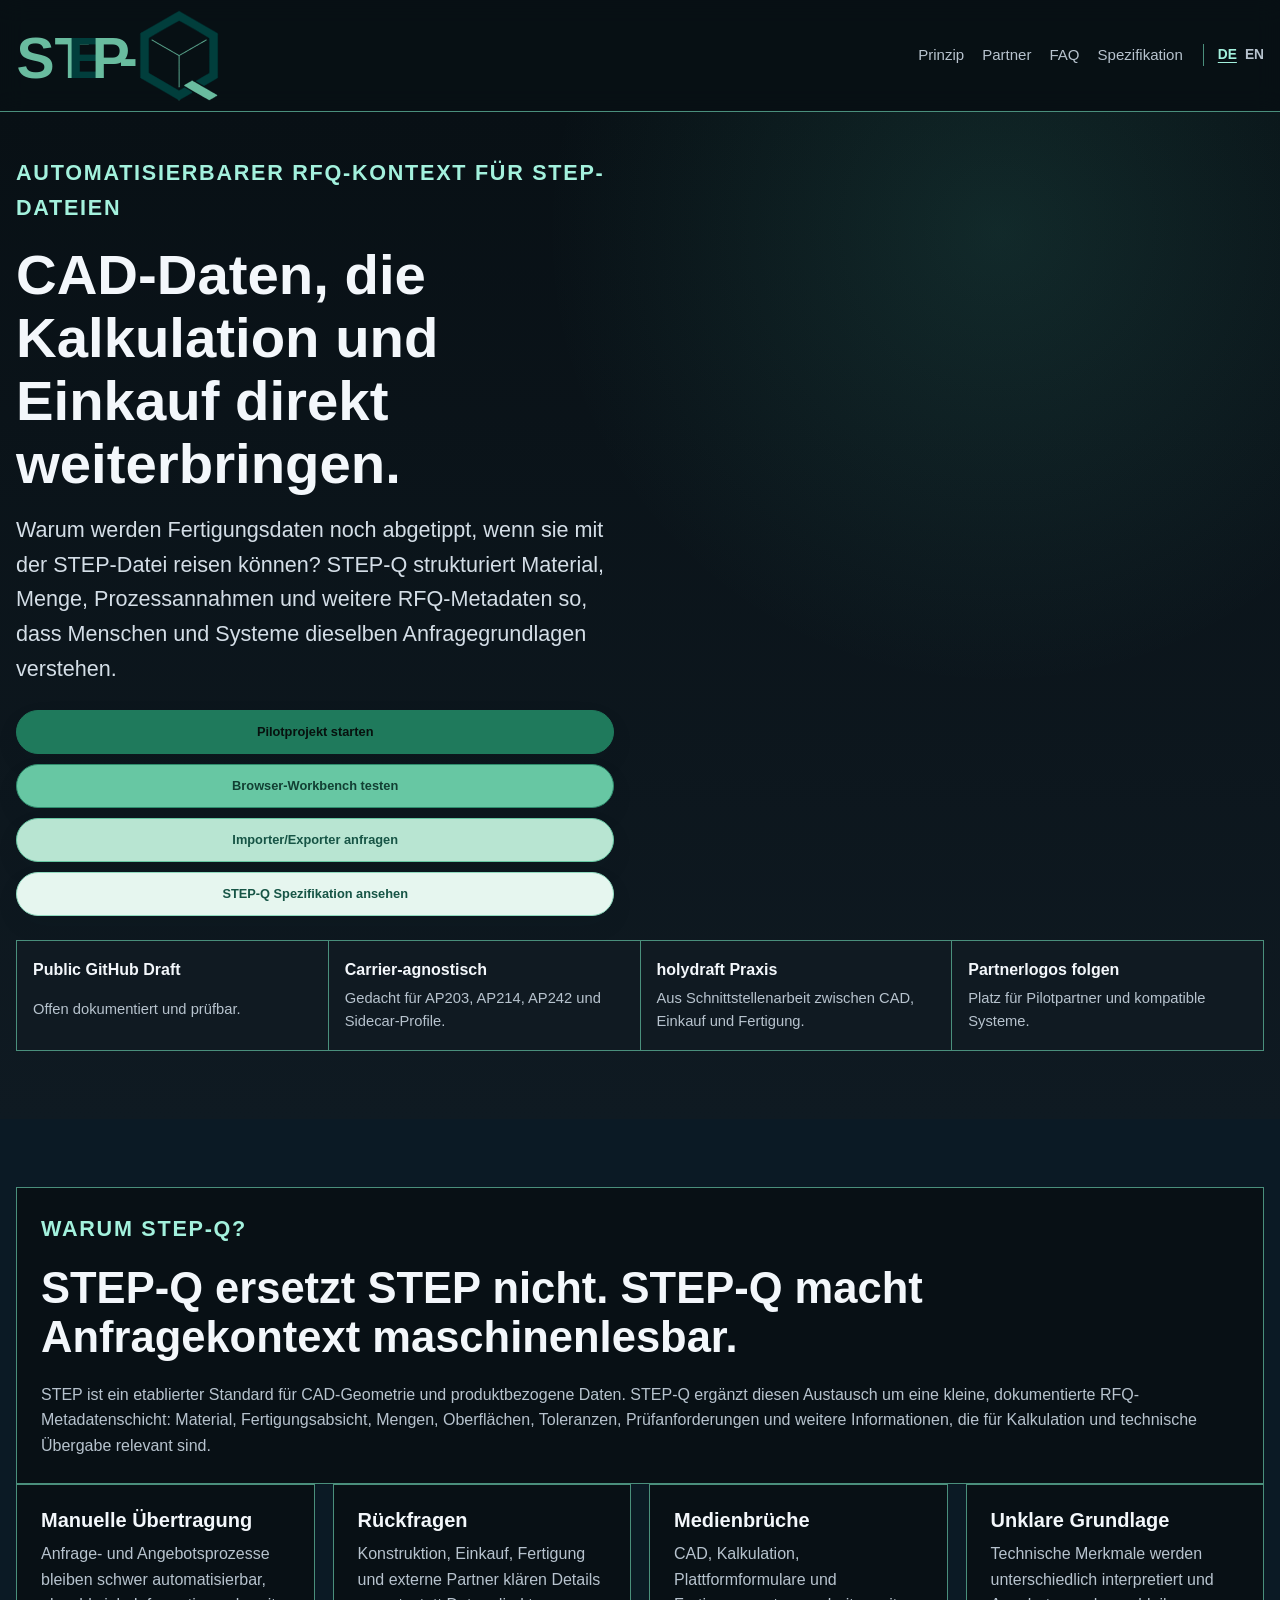
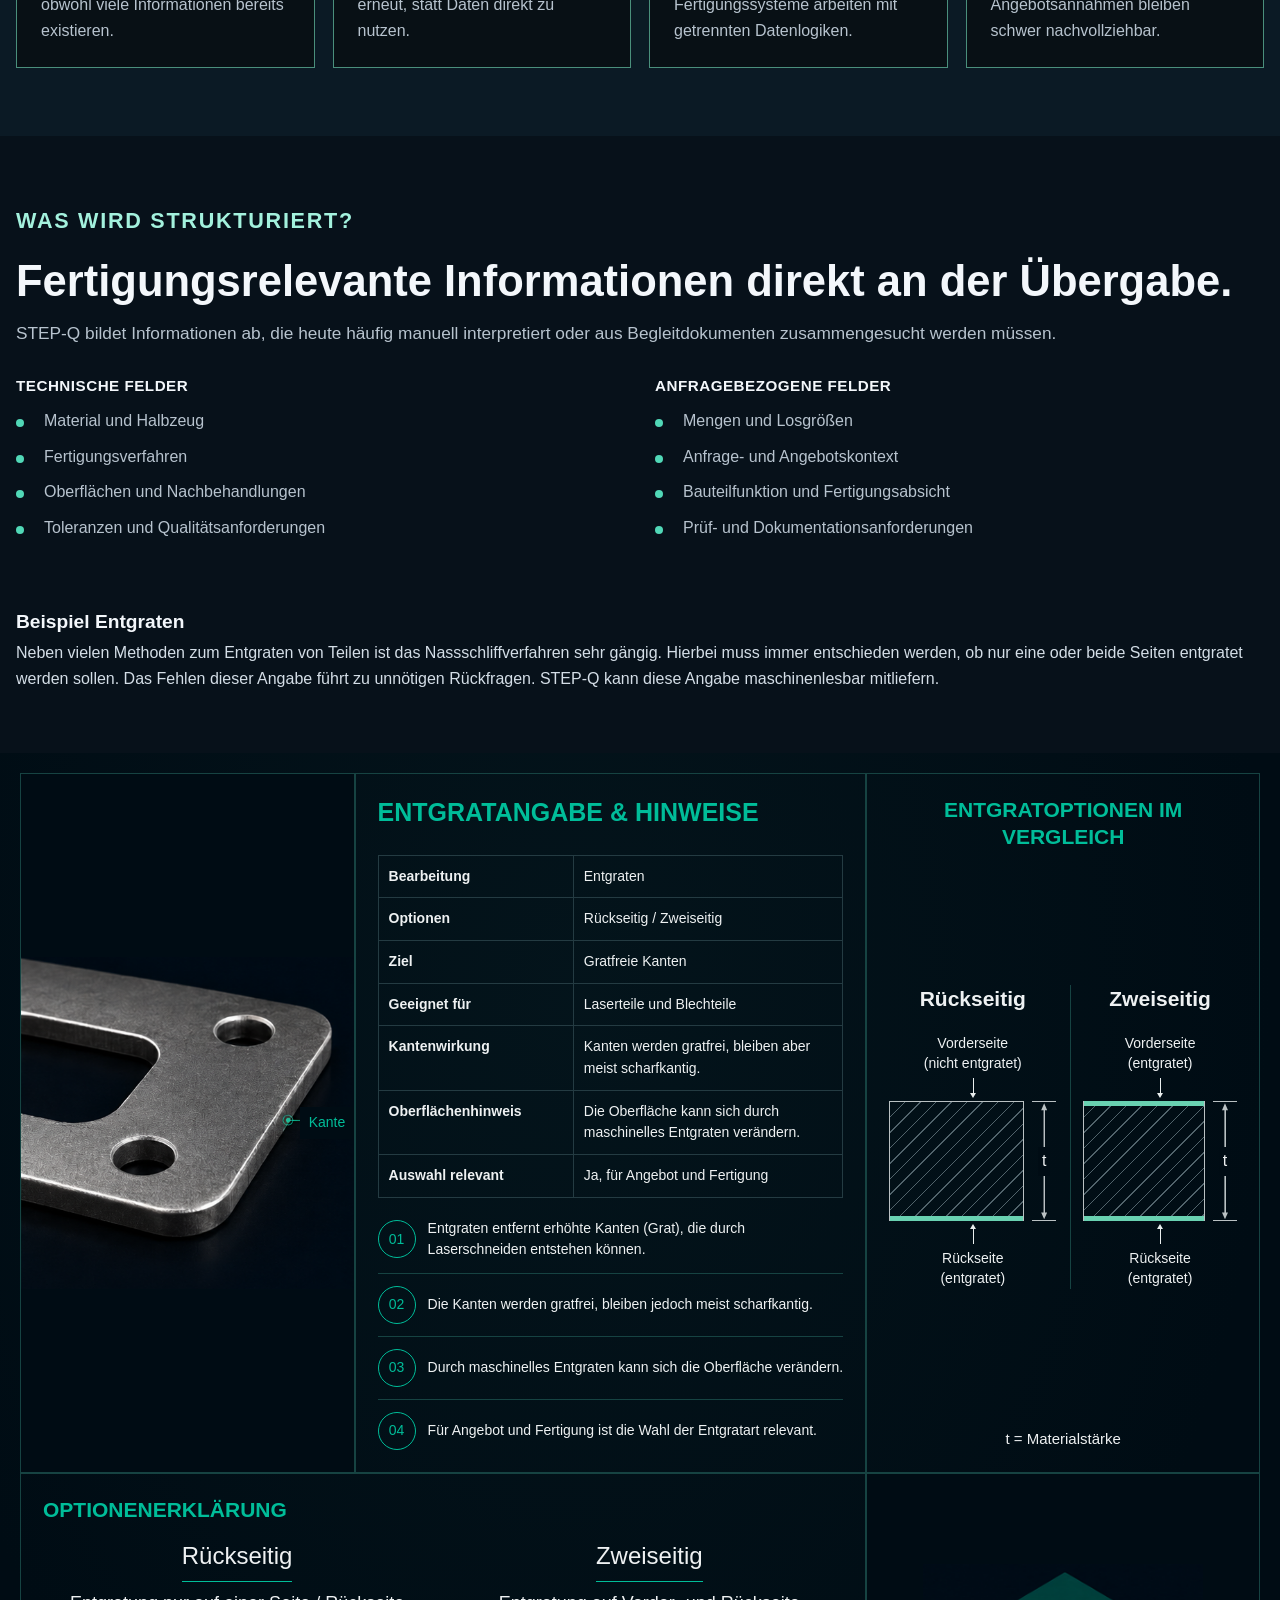
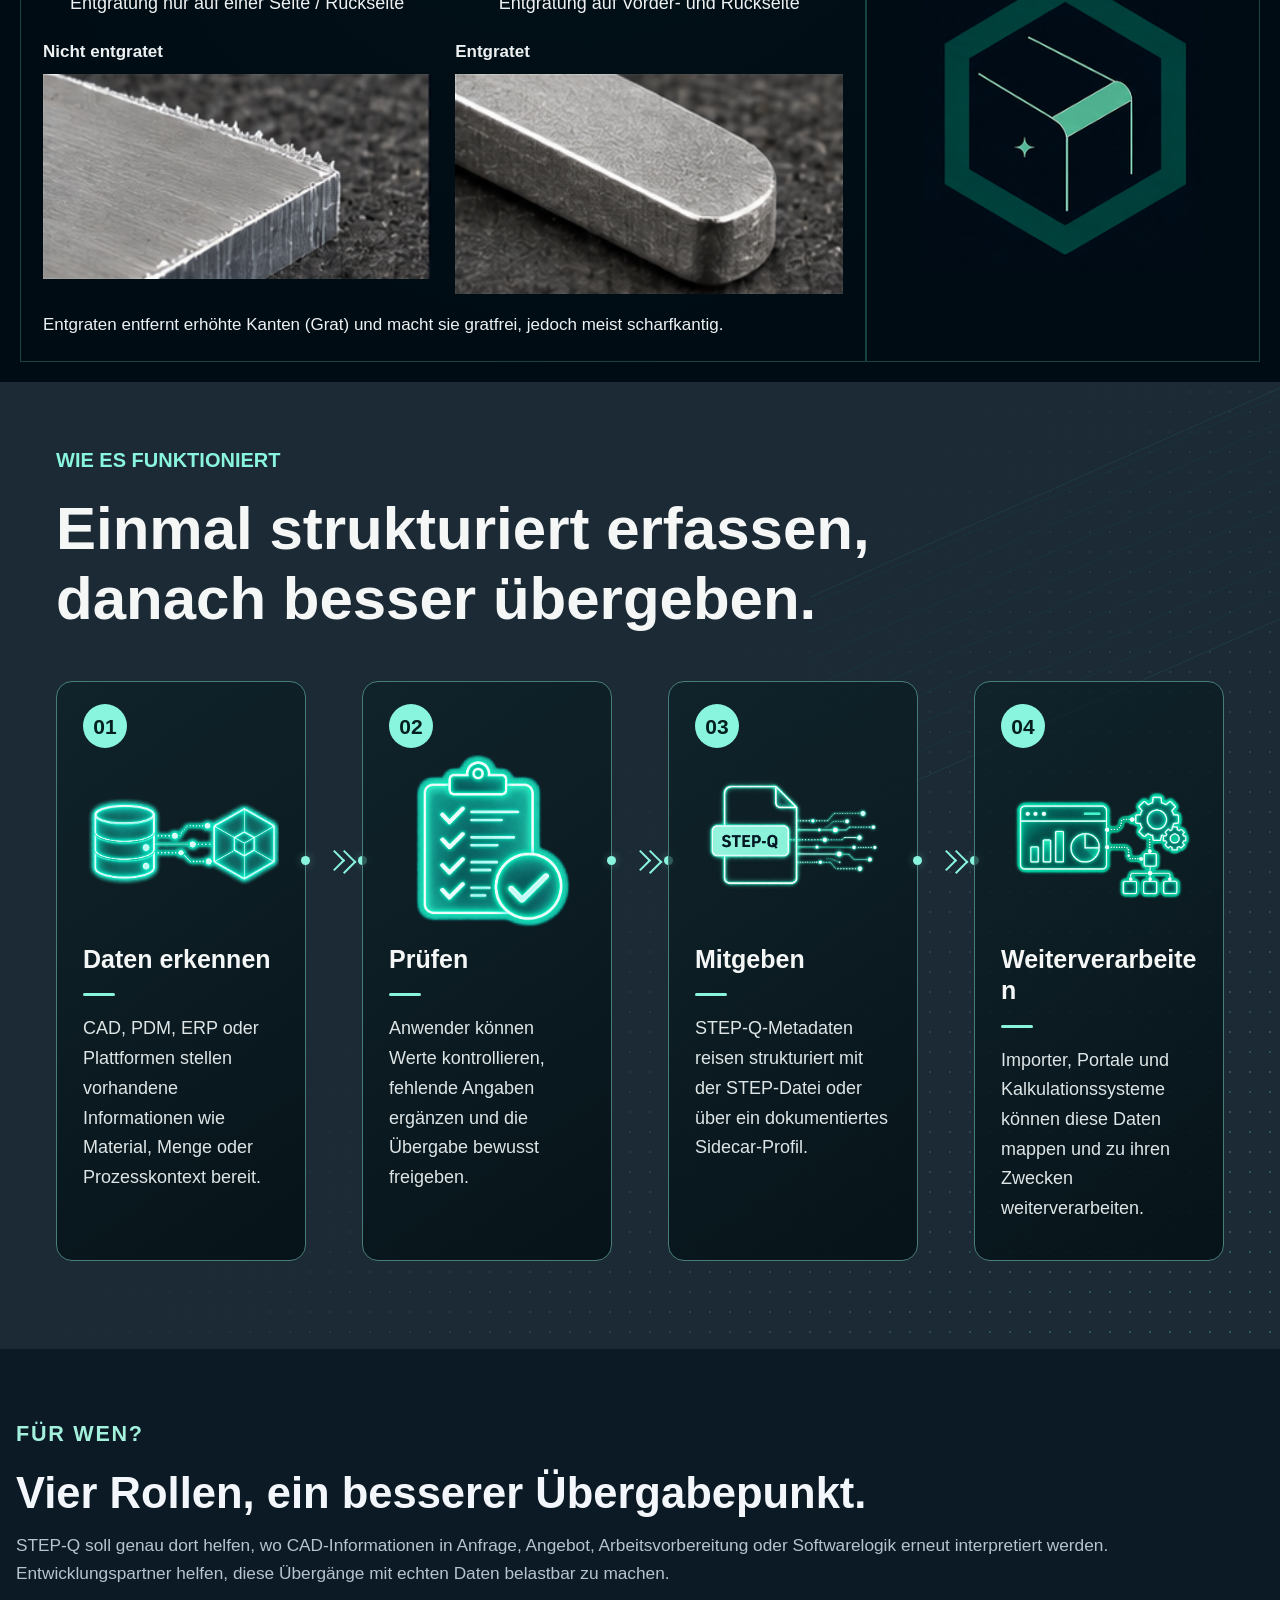
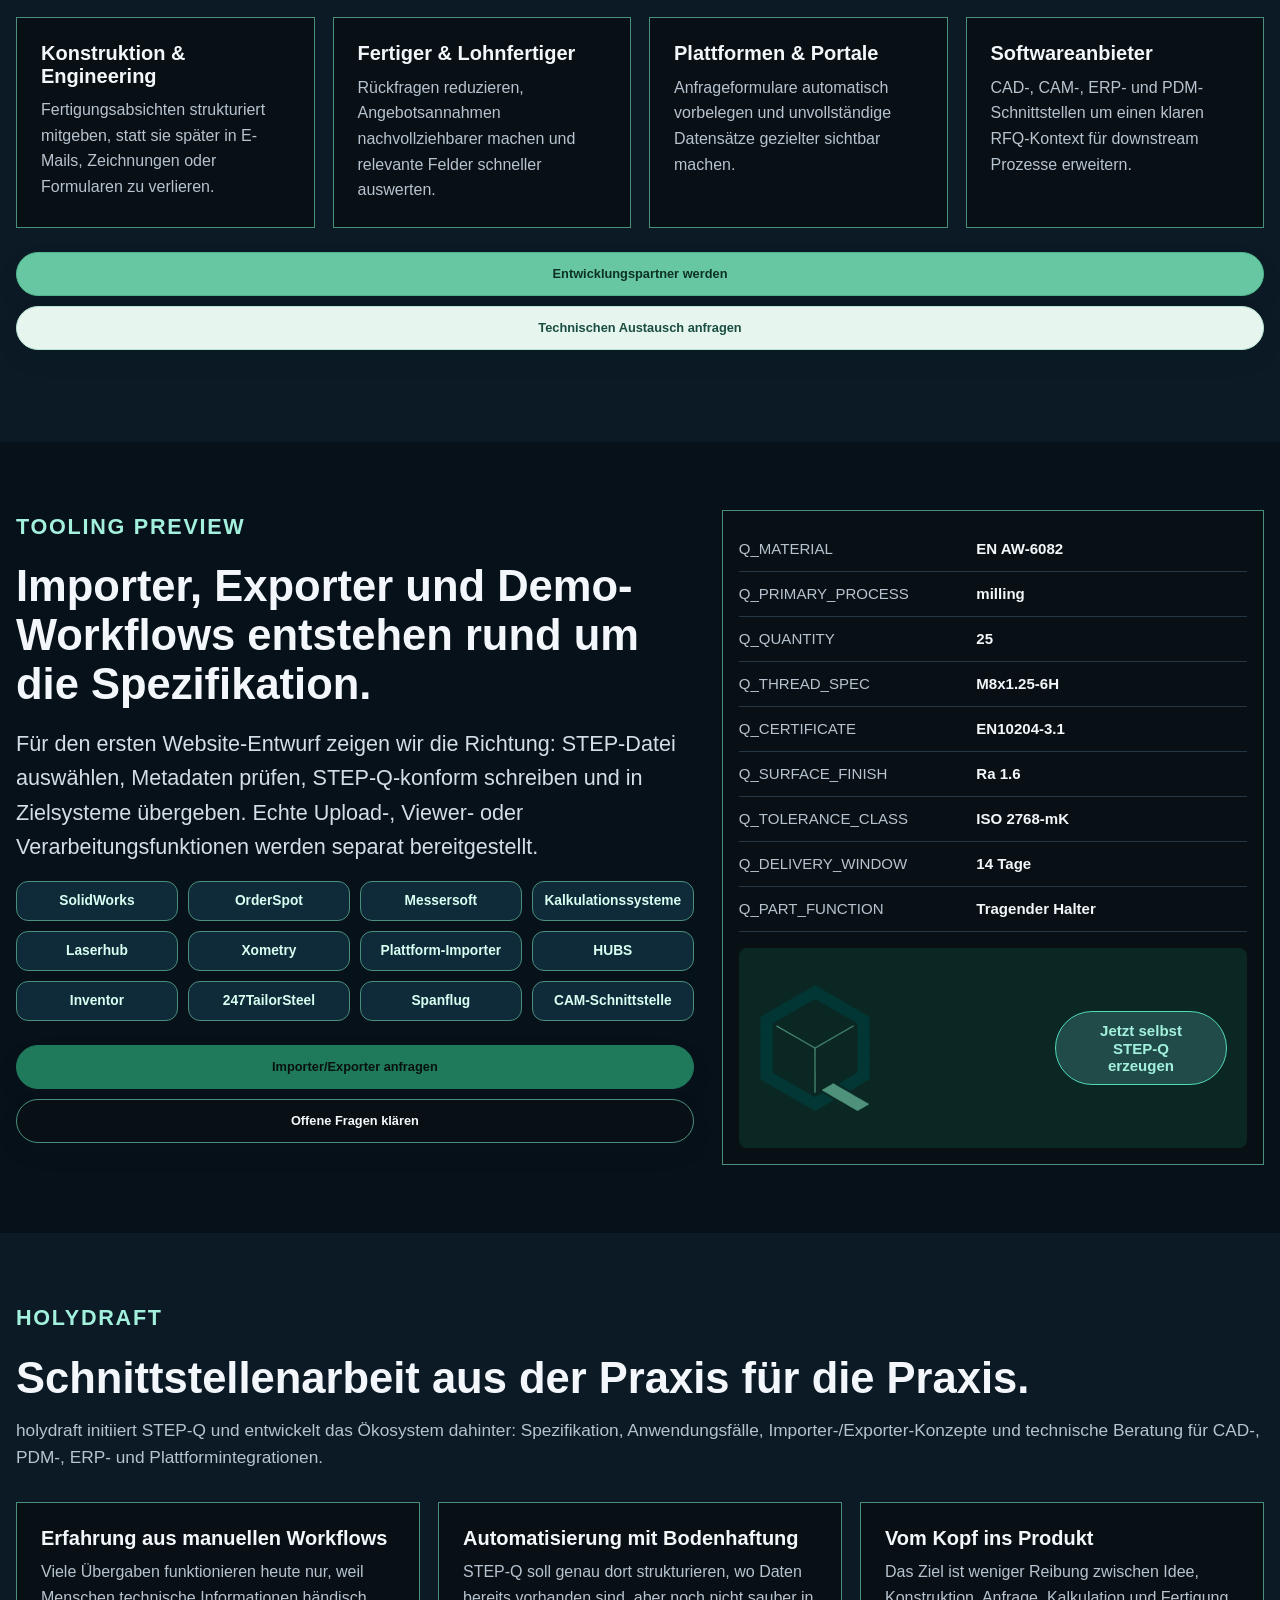
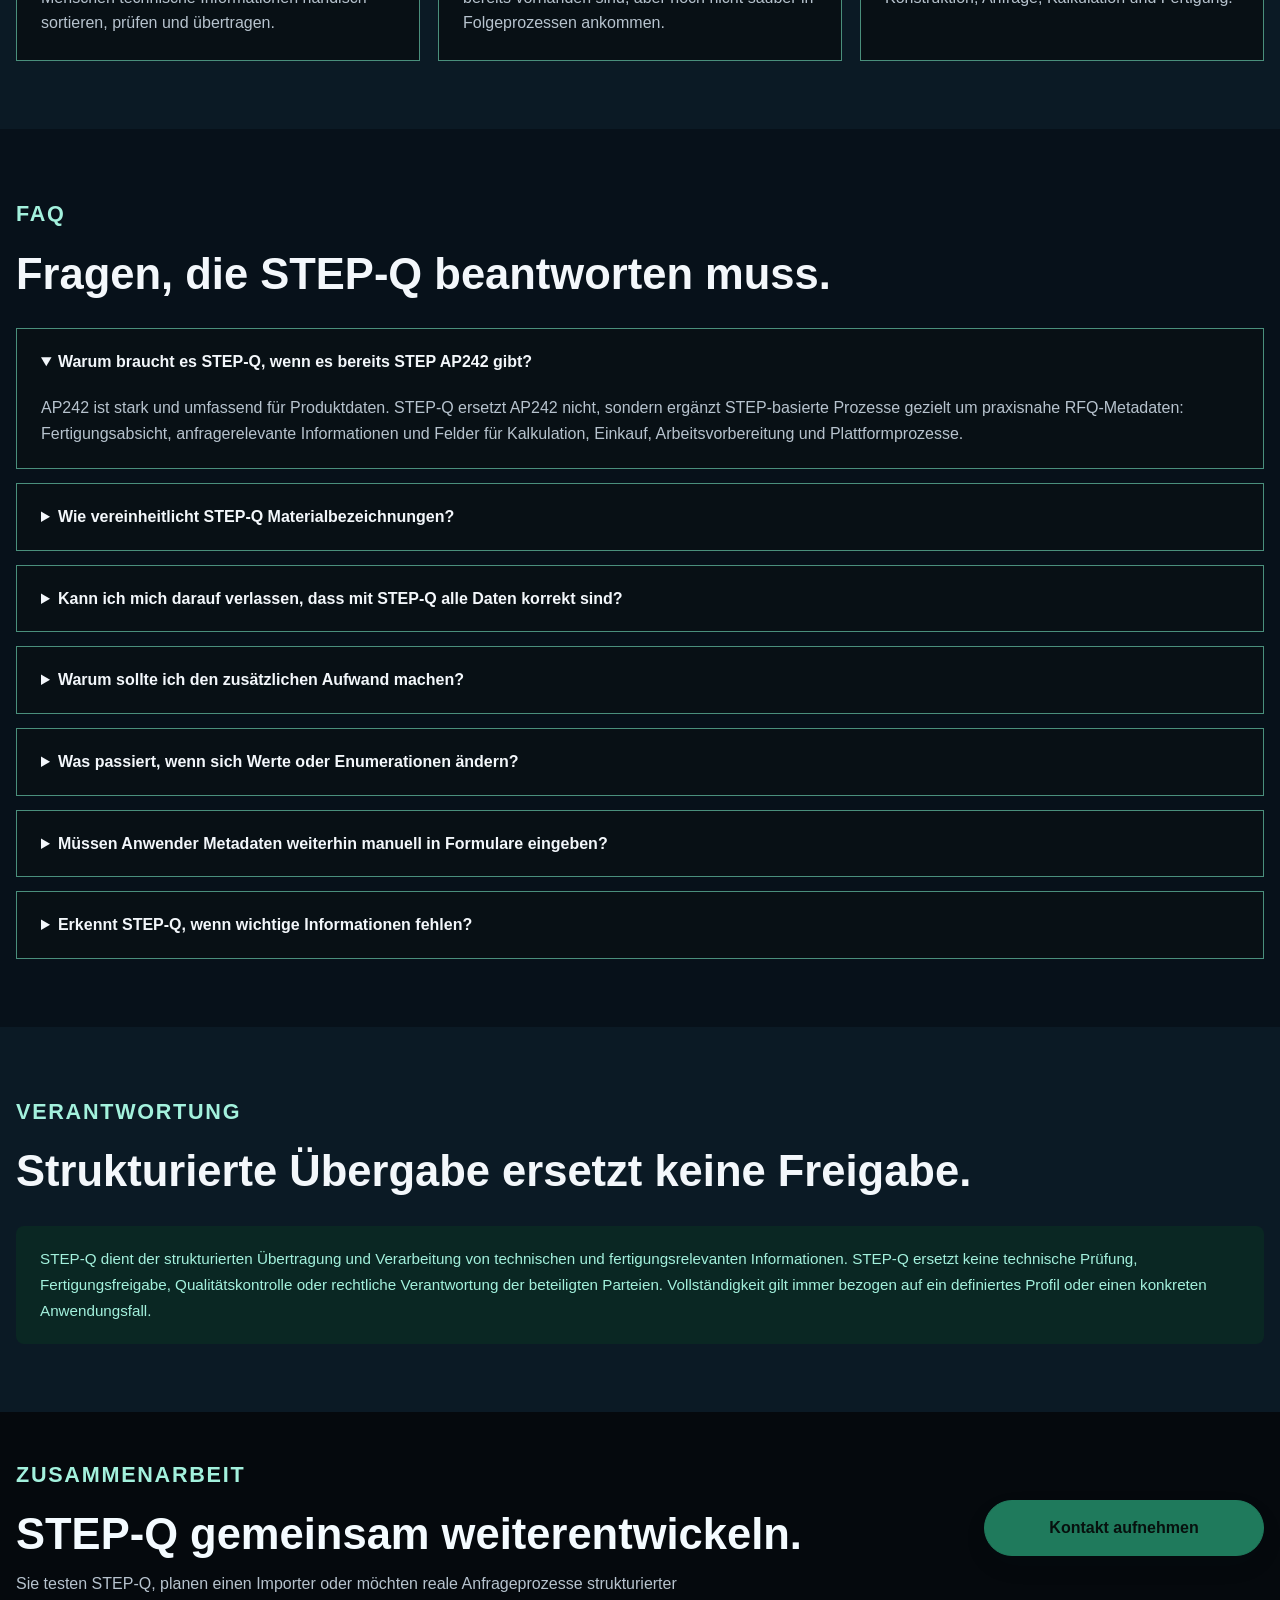
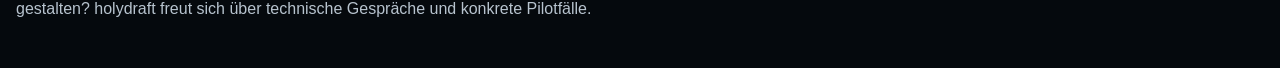
<file: index.html>
﻿<!DOCTYPE html>
<html lang="de">
  <head>
    <meta charset="UTF-8" />
    <meta name="viewport" content="width=device-width, initial-scale=1.0" />
    <meta
      name="description"
      content="STEP-Q ergänzt STEP-basierte CAD-Daten um strukturierte RFQ-Metadaten für Anfrage, Kalkulation, Arbeitsvorbereitung und Fertigung."
    />
    <link rel="alternate" hreflang="de" href="https://step-q.org/" />
    <link rel="alternate" hreflang="en" href="https://step-q.org/en.html" />
    <link rel="alternate" hreflang="x-default" href="https://step-q.org/" />
    <title>STEP-Q | RFQ-Metadaten für STEP-basierte Fertigungsanfragen</title>
    <link rel="icon" href="assets/brand/LOGO.svg" type="image/svg+xml" />
    <link rel="stylesheet" href="base.css" />
    <link rel="stylesheet" href="theme-console.css" />
    <link rel="stylesheet" href="styles/wie-es-funktioniert.css" />
    <link rel="stylesheet" href="styles/entgraten.css" />
    <script defer src="https://cdn.babylonjs.com/babylon.js"></script>
    <script defer src="https://cdn.babylonjs.com/loaders/babylonjs.loaders.min.js"></script>
    <script defer src="logo-viewer.js"></script>
    <script defer src="hero-logo-animation.js"></script>
    <script defer src="workbench-playground.js?v=2"></script>
  </head>
  <body>
    <header class="site-header">
      <nav class="nav" aria-label="Hauptnavigation">
        <a class="brand" href="#top" aria-label="STEP-Q Startseite">
          <img
            id="brandLogoAnimation"
            class="brand-logo-animation"
            src="assets/brand/LOGO-SVG-GIFs/LOGO-SVG-GIF-1.svg"
            alt="STEP-Q"
          />
        </a>
        <div class="nav-links">
          <a href="#metadata-title">Prinzip</a>
          <a href="#partner">Partner</a>
          <a href="#faq">FAQ</a>
          <a href="https://github.com/holydraft/step-q">Spezifikation</a>
          <div class="language-switch" role="group" aria-label="Sprachauswahl">
            <a href="index.html" lang="de" hreflang="de" aria-current="page" aria-label="Auf Deutsch anzeigen">DE</a>
            <a href="en.html" lang="en" hreflang="en" aria-label="Auf Englisch anzeigen">EN</a>
          </div>
        </div>
      </nav>
    </header>

    <main id="top">
      <section class="hero" aria-labelledby="hero-title">
        <div class="wrap hero-grid">
          <div class="hero-copy">
            <p class="eyebrow">Automatisierbarer RFQ-Kontext für STEP-Dateien</p>
            <h1 id="hero-title">CAD-Daten, die Kalkulation und Einkauf direkt weiterbringen.</h1>
            <p class="lead">
              Warum werden Fertigungsdaten noch abgetippt, wenn sie mit der STEP-Datei reisen können?
              STEP-Q strukturiert Material, Menge, Prozessannahmen und weitere RFQ-Metadaten so, dass Menschen
              und Systeme dieselben Anfragegrundlagen verstehen.
            </p>
            <div class="actions" aria-label="Hauptaktionen">
              <a class="button primary" href="mailto:manuel@holydraft.com?subject=STEP-Q%20Pilotprojekt?body=test">Pilotprojekt starten</a>
              <a class="button secondary" href="https://holydraft.github.io/step-q/tools/step_q_form.html" target="_blank" rel="noopener">Browser-Workbench testen</a>
              <a class="button tertiary" href="#exporter">Importer/Exporter anfragen</a>
              <a class="button quaternary" href="https://github.com/holydraft/step-q">STEP-Q Spezifikation ansehen</a>
            </div>
          </div>
          <div
            id="logoViewer"
            class="hero-visual logo-viewer-host"
            role="img"
            aria-label="Interaktiver LOGO 3D-Viewer für STEP-Q"
          ></div>
        </div>
        <div class="wrap trust-strip" aria-label="STEP-Q Vertrauenssignale">
          <div>
            <strong>Public GitHub Draft</strong>
            <span>Offen dokumentiert und prüfbar.</span>
          </div>
          <div>
            <strong>Carrier-agnostisch</strong>
            <span>Gedacht für AP203, AP214, AP242 und Sidecar-Profile.</span>
          </div>
          <div>
            <strong>holydraft Praxis</strong>
            <span>Aus Schnittstellenarbeit zwischen CAD, Einkauf und Fertigung.</span>
          </div>
          <div>
            <strong>Partnerlogos folgen</strong>
            <span>Platz für Pilotpartner und kompatible Systeme.</span>
          </div>
        </div>
      </section>

      <section class="section band" aria-labelledby="problem-title">
        <div class="wrap">
          <div class="statement">
            <div>
              <p class="eyebrow">Warum STEP-Q?</p>
              <h2 id="problem-title">STEP-Q ersetzt STEP nicht. STEP-Q macht Anfragekontext maschinenlesbar.</h2>
            </div>
            <div>
              <p>
                STEP ist ein etablierter Standard für CAD-Geometrie und produktbezogene Daten. STEP-Q ergänzt diesen Austausch
                um eine kleine, dokumentierte RFQ-Metadatenschicht: Material, Fertigungsabsicht, Mengen, Oberflächen,
                Toleranzen, Prüfanforderungen und weitere Informationen, die für Kalkulation und technische Übergabe relevant sind.
              </p>
            </div>
          </div>
        </div>
        <div class="wrap">
          <div class="grid-4">
            <article class="card">
              <h3>Manuelle Übertragung</h3>
              <p>Anfrage- und Angebotsprozesse bleiben schwer automatisierbar, obwohl viele Informationen bereits existieren.</p>
            </article>
            <article class="card">
              <h3>Rückfragen</h3>
              <p>Konstruktion, Einkauf, Fertigung und externe Partner klären Details erneut, statt Daten direkt zu nutzen.</p>
            </article>
            <article class="card">
              <h3>Medienbrüche</h3>
              <p>CAD, Kalkulation, Plattformformulare und Fertigungssysteme arbeiten mit getrennten Datenlogiken.</p>
            </article>
            <article class="card">
              <h3>Unklare Grundlage</h3>
              <p>Technische Merkmale werden unterschiedlich interpretiert und Angebotsannahmen bleiben schwer nachvollziehbar.</p>
            </article>
          </div>
        </div>
      </section>

      <section class="section" id="prinzip" aria-labelledby="metadata-title">
        <div class="wrap">
          <div class="section-header">
            <p class="eyebrow">Was wird strukturiert?</p>
            <h2 id="metadata-title">Fertigungsrelevante Informationen direkt an der Übergabe.</h2>
            <p>
              STEP-Q bildet Informationen ab, die heute häufig manuell interpretiert oder aus Begleitdokumenten zusammengesucht
              werden müssen.
            </p>
          </div>
          <div class="grid-3">
            <div class="field-categories">
              <div>
                <h3>Technische Felder</h3>
                <ul class="list">
                  <li>Material und Halbzeug</li>
                  <li>Fertigungsverfahren</li>
                  <li>Oberflächen und Nachbehandlungen</li>
                  <li>Toleranzen und Qualitätsanforderungen</li>
                </ul>
              </div>
              <div>
                <h3>Anfragebezogene Felder</h3>
                <ul class="list">
                  <li>Mengen und Losgrößen</li>
                  <li>Anfrage- und Angebotskontext</li>
                  <li>Bauteilfunktion und Fertigungsabsicht</li>
                  <li>Prüf- und Dokumentationsanforderungen</li>
                </ul>
              </div>
            </div>
          </div>
        </div>
        <div class="deburr-intro" aria-labelledby="deburr-example-title">
          <div class="wrap">
            <h3 id="deburr-example-title">Beispiel Entgraten</h3>
            <p>
              Neben vielen Methoden zum Entgraten von Teilen ist das Nassschliffverfahren sehr gängig. Hierbei muss immer
              entschieden werden, ob nur eine oder beide Seiten entgratet werden sollen. Das Fehlen dieser Angabe führt zu
              unnötigen Rückfragen. STEP-Q kann diese Angabe maschinenlesbar mitliefern.
            </p>
          </div>
        </div>
      </section>

      <section class="deburr" aria-labelledby="deburr-heading">
        <div class="deburr__layout">
          <figure class="deburr__part">
            <img src="assets/images/entgraten-bauteil.png" alt="Metallbauteil mit Bohrungen und einer markierten Schnittkante" width="480" height="480">
            <figcaption>Kante</figcaption>
          </figure>

          <section class="deburr__details">
            <h2 class="deburr__heading" id="deburr-heading">Entgratangabe &amp; Hinweise</h2>
            <div class="deburr__details-grid">
              <table class="deburr__table" aria-label="Eigenschaften des Entgratens">
                <tbody>
                  <tr><th scope="row">Bear&shy;bei&shy;tung</th><td>Entgraten</td></tr>
                  <tr><th scope="row">Optionen</th><td>R&uuml;ckseitig / Zweiseitig</td></tr>
                  <tr><th scope="row">Ziel</th><td>Gratfreie Kanten</td></tr>
                  <tr><th scope="row">Geeignet f&uuml;r</th><td>Laserteile und Blechteile</td></tr>
                  <tr><th scope="row">Kanten&shy;wirkung</th><td>Kanten werden gratfrei, bleiben aber meist scharfkantig.</td></tr>
                  <tr><th scope="row">Oberfl&auml;chen&shy;hinweis</th><td>Die Oberfl&auml;che kann sich durch maschinelles Entgraten ver&auml;ndern.</td></tr>
                  <tr><th scope="row">Auswahl relevant</th><td>Ja, f&uuml;r Angebot und Fertigung</td></tr>
                </tbody>
              </table>
              <ul class="deburr__notes">
                <li><span class="deburr__note-number" aria-hidden="true">01</span><p>Entgraten entfernt erh&ouml;hte Kanten (Grat), die durch Laserschneiden entstehen k&ouml;nnen.</p></li>
                <li><span class="deburr__note-number" aria-hidden="true">02</span><p>Die Kanten werden gratfrei, bleiben jedoch meist scharfkantig.</p></li>
                <li><span class="deburr__note-number" aria-hidden="true">03</span><p>Durch maschinelles Entgraten kann sich die Oberfl&auml;che ver&auml;ndern.</p></li>
                <li><span class="deburr__note-number" aria-hidden="true">04</span><p>F&uuml;r Angebot und Fertigung ist die Wahl der Entgratart relevant.</p></li>
              </ul>
            </div>
          </section>

          <section class="deburr__comparison" aria-labelledby="deburr-comparison-heading">
            <h2 id="deburr-comparison-heading">Entgratoptionen im Vergleich</h2>
            <div class="deburr__diagrams">
              <figure class="deburr__diagram">
                <h3>R&uuml;ckseitig</h3>
                <p class="deburr__face-label">Vorderseite<br><span>(nicht entgratet)</span></p>
                <div class="deburr__cross-section" role="img" aria-label="Blechquerschnitt: nur die R&uuml;ckseite ist entgratet. t bezeichnet die Materialst&auml;rke.">
                  <div class="deburr__metal"><span class="deburr__edge deburr__edge--bottom"></span></div>
                  <span class="deburr__thickness" aria-hidden="true"><span>t</span></span>
                </div>
                <figcaption class="deburr__face-label deburr__face-label--bottom">R&uuml;ckseite<br><span>(entgratet)</span></figcaption>
              </figure>
              <figure class="deburr__diagram">
                <h3>Zweiseitig</h3>
                <p class="deburr__face-label">Vorderseite<br><span>(entgratet)</span></p>
                <div class="deburr__cross-section" role="img" aria-label="Blechquerschnitt: Vorder- und R&uuml;ckseite sind entgratet. t bezeichnet die Materialst&auml;rke.">
                  <div class="deburr__metal"><span class="deburr__edge deburr__edge--top"></span><span class="deburr__edge deburr__edge--bottom"></span></div>
                  <span class="deburr__thickness" aria-hidden="true"><span>t</span></span>
                </div>
                <figcaption class="deburr__face-label deburr__face-label--bottom">R&uuml;ckseite<br><span>(entgratet)</span></figcaption>
              </figure>
            </div>
            <p class="deburr__legend"><span>t</span> = Materialst&auml;rke</p>
          </section>

          <section class="deburr__explanation" aria-labelledby="deburr-options-heading">
            <h2 id="deburr-options-heading">Optionenerkl&auml;rung</h2>
            <dl class="deburr__options">
              <div><dt>R&uuml;ckseitig</dt><dd>Entgratung nur auf einer Seite / R&uuml;ckseite</dd></div>
              <div><dt>Zweiseitig</dt><dd>Entgratung auf Vorder- und R&uuml;ckseite</dd></div>
            </dl>
            <div class="deburr__photos">
              <figure><figcaption>Nicht entgratet</figcaption><img src="assets/images/entgraten-vorher.png" alt="Schnittkante mit sichtbar aufstehendem Grat" width="299" height="158"></figure>
              <figure><figcaption>Entgratet</figcaption><img src="assets/images/entgraten-nachher.png" alt="Bearbeitete Metallkante ohne sichtbaren Grat" width="278" height="158"></figure>
            </div>
            <p class="deburr__summary">Entgraten entfernt erh&ouml;hte Kanten (Grat) und macht sie gratfrei, jedoch meist scharfkantig.</p>
          </section>

          <figure class="deburr__symbol">
            <img src="assets/images/entgraten-symbol.png" alt="Symbol einer Metallkante mit hervorgehobener bearbeiteter Fl&auml;che" width="315" height="345">
          </figure>
        </div>
      </section>

      <section class="step-q-process" aria-labelledby="step-q-heading">
        <div class="step-q-process__inner">
          <header class="step-q-process__header">
            <p class="step-q-process__eyebrow">Wie es funktioniert</p>
            <h2 id="step-q-heading">Einmal strukturiert erfassen,<br class="step-q-process__break"> danach besser &uuml;bergeben.</h2>
          </header>

          <ol class="step-q-process__steps">
            <li class="step-q-process__step">
              <span class="step-q-process__number" aria-hidden="true">01</span>
              <div class="step-q-process__illustration">
                <img src="assets/images/daten-erkennen.png" alt="" width="1254" height="1254" decoding="async">
              </div>
              <h3>Daten erkennen</h3>
              <p>CAD, PDM, ERP oder Plattformen stellen vorhandene Informationen wie Material, Menge oder Prozesskontext bereit.</p>
              <span class="step-q-process__connector" aria-hidden="true"><span></span></span>
            </li>
            <li class="step-q-process__step">
              <span class="step-q-process__number" aria-hidden="true">02</span>
              <div class="step-q-process__illustration">
                <img src="assets/images/pruefen.png" alt="" width="1254" height="1254" decoding="async">
              </div>
              <h3>Pr&uuml;fen</h3>
              <p>Anwender k&ouml;nnen Werte kontrollieren, fehlende Angaben erg&auml;nzen und die &Uuml;bergabe bewusst freigeben.</p>
              <span class="step-q-process__connector" aria-hidden="true"><span></span></span>
            </li>
            <li class="step-q-process__step">
              <span class="step-q-process__number" aria-hidden="true">03</span>
              <div class="step-q-process__illustration">
                <img src="assets/images/mitgeben.png" alt="" width="1254" height="1254" decoding="async">
              </div>
              <h3>Mitgeben</h3>
              <p>STEP-Q-Metadaten reisen strukturiert mit der STEP-Datei oder &uuml;ber ein dokumentiertes Sidecar-Profil.</p>
              <span class="step-q-process__connector" aria-hidden="true"><span></span></span>
            </li>
            <li class="step-q-process__step">
              <span class="step-q-process__number" aria-hidden="true">04</span>
              <div class="step-q-process__illustration">
                <img src="assets/images/weiterverarbeiten.png" alt="" width="1254" height="1254" decoding="async">
              </div>
              <h3>Weiterverarbeiten</h3>
              <p>Importer, Portale und Kalkulationssysteme k&ouml;nnen diese Daten mappen und zu ihren Zwecken weiterverarbeiten.</p>
            </li>
          </ol>
        </div>
      </section>

      <section class="section" id="partner" aria-labelledby="partner-title">
        <div class="wrap">
          <div class="section-header">
            <p class="eyebrow">Für wen?</p>
            <h2 id="partner-title">Vier Rollen, ein besserer Übergabepunkt.</h2>
            <p>
              STEP-Q soll genau dort helfen, wo CAD-Informationen in Anfrage, Angebot, Arbeitsvorbereitung oder Softwarelogik
              erneut interpretiert werden. Entwicklungspartner helfen, diese Übergänge mit echten Daten belastbar zu machen.
            </p>
          </div>
          <div class="grid-4 role-grid">
            <article class="card">
              <h3>Konstruktion & Engineering</h3>
              <p>Fertigungsabsichten strukturiert mitgeben, statt sie später in E-Mails, Zeichnungen oder Formularen zu verlieren.</p>
            </article>
            <article class="card">
              <h3>Fertiger & Lohnfertiger</h3>
              <p>Rückfragen reduzieren, Angebotsannahmen nachvollziehbarer machen und relevante Felder schneller auswerten.</p>
            </article>
            <article class="card">
              <h3>Plattformen & Portale</h3>
              <p>Anfrageformulare automatisch vorbelegen und unvollständige Datensätze gezielter sichtbar machen.</p>
            </article>
            <article class="card">
              <h3>Softwareanbieter</h3>
              <p>CAD-, CAM-, ERP- und PDM-Schnittstellen um einen klaren RFQ-Kontext für downstream Prozesse erweitern.</p>
            </article>
          </div>
          <div class="actions partner-actions">
            <a class="button primary" href="mailto:manuel@holydraft.com?subject=STEP-Q%20Entwicklungspartner">Entwicklungspartner werden</a>
            <a class="button" href="mailto:manuel@holydraft.com?subject=STEP-Q%20Technischer%20Austausch">Technischen Austausch anfragen</a>
          </div>
        </div>
      </section>

      <section class="section band" id="exporter" aria-labelledby="preview-title">
        <div class="wrap preview">
          <div>
            <p class="eyebrow">Tooling Preview</p>
            <h2 id="preview-title">Importer, Exporter und Demo-Workflows entstehen rund um die Spezifikation.</h2>
            <p class="lead">
              Für den ersten Website-Entwurf zeigen wir die Richtung: STEP-Datei auswählen, Metadaten prüfen,
              STEP-Q-konform schreiben und in Zielsysteme übergeben. Echte Upload-, Viewer- oder Verarbeitungsfunktionen
              werden separat bereitgestellt.
            </p>
            <div class="tag-row" aria-label="Geplante und erste Systembeispiele">
              <span class="tag">SolidWorks</span>
              <span class="tag">OrderSpot</span>
              <span class="tag">Messersoft</span>
              <span class="tag">Kalkulationssysteme</span>
              <span class="tag">Laserhub</span>
              <span class="tag">Xometry</span>
              <span class="tag">Plattform-Importer</span>
              <span class="tag">HUBS</span>
              <span class="tag">Inventor</span>
              <span class="tag">247TailorSteel</span>
              <span class="tag">Spanflug</span>
              <span class="tag">CAM-Schnittstelle</span>
              <!-- <span class="tag is-empty" aria-hidden="true"></span> -->
            </div>
            <div class="actions">
              <a class="button primary" href="mailto:manuel@holydraft.com?subject=STEP-Q%20Importer%20Exporter">Importer/Exporter anfragen</a>
              <a class="button" href="#faq">Offene Fragen klären</a>
            </div>
          </div>
          <div class="mockup" aria-label="Vorschau einer STEP-Q Metadatenmaske">
            <div class="field-row"><span>Q_MATERIAL</span><strong>EN AW-6082</strong></div>
            <div class="field-row"><span>Q_PRIMARY_PROCESS</span><strong>milling</strong></div>
            <div class="field-row"><span>Q_QUANTITY</span><strong>25</strong></div>
            <div class="field-row"><span>Q_THREAD_SPEC</span><strong>M8x1.25-6H</strong></div>
            <div class="field-row"><span>Q_CERTIFICATE</span><strong>EN10204-3.1</strong></div>
            <div class="field-row"><span>Q_SURFACE_FINISH</span><strong>Ra 1.6</strong></div>
            <div class="field-row"><span>Q_TOLERANCE_CLASS</span><strong>ISO 2768-mK</strong></div>
            <div class="field-row"><span>Q_DELIVERY_WINDOW</span><strong>14 Tage</strong></div>
            <div class="field-row"><span>Q_PART_FUNCTION</span><strong>Tragender Halter</strong></div>
            <div class="workbench-playground" data-workbench-playground>
              <img class="workbench-logo" src="assets/brand/LOGO.svg" alt="" aria-hidden="true" />
              <a
                class="workbench-action"
                href="https://holydraft.github.io/step-q/tools/step_q_form.html"
                target="_blank"
                rel="noopener"
              >Jetzt selbst<br />STEP-Q<br />erzeugen</a>
            </div>
          </div>
        </div>
      </section>

      <section class="section" aria-labelledby="holydraft-title">
        <div class="wrap">
          <div class="section-header">
            <p class="eyebrow">holydraft</p>
            <h2 id="holydraft-title">Schnittstellenarbeit aus der Praxis für die Praxis.</h2>
            <p>
              holydraft initiiert STEP-Q und entwickelt das Ökosystem dahinter: Spezifikation, Anwendungsfälle,
              Importer-/Exporter-Konzepte und technische Beratung für CAD-, PDM-, ERP- und Plattformintegrationen.
            </p>
          </div>
          <div class="grid-3">
            <article class="card">
              <h3>Erfahrung aus manuellen Workflows</h3>
              <p>Viele Übergaben funktionieren heute nur, weil Menschen technische Informationen händisch sortieren, prüfen und übertragen.</p>
            </article>
            <article class="card">
              <h3>Automatisierung mit Bodenhaftung</h3>
              <p>STEP-Q soll genau dort strukturieren, wo Daten bereits vorhanden sind, aber noch nicht sauber in Folgeprozessen ankommen.</p>
            </article>
            <article class="card">
              <h3>Vom Kopf ins Produkt</h3>
              <p>Das Ziel ist weniger Reibung zwischen Idee, Konstruktion, Anfrage, Kalkulation und Fertigung.</p>
            </article>
          </div>
        </div>
      </section>

      <section class="section band" id="faq" aria-labelledby="faq-title">
        <div class="wrap">
          <div class="section-header">
            <p class="eyebrow">FAQ</p>
            <h2 id="faq-title">Fragen, die STEP-Q beantworten muss.</h2>
          </div>
          <div class="faq">
            <details class="faq-item" open>
              <summary>Warum braucht es STEP-Q, wenn es bereits STEP AP242 gibt?</summary>
              <p>
                AP242 ist stark und umfassend für Produktdaten. STEP-Q ersetzt AP242 nicht, sondern ergänzt STEP-basierte
                Prozesse gezielt um praxisnahe RFQ-Metadaten: Fertigungsabsicht, anfragerelevante Informationen und Felder für
                Kalkulation, Einkauf, Arbeitsvorbereitung und Plattformprozesse.
              </p>
            </details>
            <details class="faq-item">
              <summary>Wie vereinheitlicht STEP-Q Materialbezeichnungen?</summary>
              <p>
                STEP-Q soll Materialien nicht automatisch erraten. Stattdessen wird eine definierte Bezeichnung bewusst zugeordnet.
                Interne Materiallogiken können über Mapping-Tabellen oder Übersetzungsdatenbanken mit STEP-Q-konformen Daten
                verbunden werden.
              </p>
            </details>
            <details class="faq-item">
              <summary>Kann ich mich darauf verlassen, dass mit STEP-Q alle Daten korrekt sind?</summary>
              <p>
                Nein. STEP-Q macht bereitgestellte Informationen strukturierter und nachvollziehbarer, ersetzt aber keine fachliche
                Prüfung. Die Verantwortung für richtige, vollständige und freigegebene Daten bleibt bei Ersteller, Exporter,
                Importeur und den jeweiligen Prozessen.
              </p>
            </details>
            <details class="faq-item">
              <summary>Warum sollte ich den zusätzlichen Aufwand machen?</summary>
              <p>
                Viele STEP-Q-relevante Informationen existieren bereits im CAD-Modell, in Parametern oder internen Systemen. Ein
                Exporter kann sie auslesen, zur Prüfung anzeigen und strukturiert mitgeben. Dadurch sinken später Rückfragen,
                manuelle Übertragung und Fehlerwahrscheinlichkeit.
              </p>
            </details>
            <details class="faq-item">
              <summary>Was passiert, wenn sich Werte oder Enumerationen ändern?</summary>
              <p>
                STEP-Q ist auf versionierte Weiterentwicklung ausgelegt. Neue Werte können ergänzt werden; Importer können über
                Versionen, Mapping- und Alias-Logiken nachvollziehen, nach welcher Spezifikation eine Datei erstellt wurde.
              </p>
            </details>
            <details class="faq-item">
              <summary>Müssen Anwender Metadaten weiterhin manuell in Formulare eingeben?</summary>
              <p>
                Nicht zwingend. Unterstützt ein Portal oder ein Anfrageprozess STEP-Q, können Felder wie Material, Menge,
                Verfahren, Oberfläche oder Fertigungsabsicht aus der Datei übernommen, geprüft und ergänzt werden.
              </p>
            </details>
            <details class="faq-item">
              <summary>Erkennt STEP-Q, wenn wichtige Informationen fehlen?</summary>
              <p>
                STEP-Q kann mit Vollständigkeitsprofilen arbeiten. Ein Profil legt fest, welche Angaben für einen Anwendungsfall
                benötigt werden. Fehlende Pflichtinformationen können dann sichtbar gemacht oder als unvollständig markiert werden.
              </p>
            </details>
          </div>
        </div>
      </section>

      <section class="section" aria-labelledby="responsibility-title">
        <div class="wrap">
          <div class="section-header">
            <p class="eyebrow">Verantwortung</p>
            <h2 id="responsibility-title">Strukturierte Übergabe ersetzt keine Freigabe.</h2>
          </div>
          <div class="notice notice-soft">
            STEP-Q dient der strukturierten Übertragung und Verarbeitung von technischen und fertigungsrelevanten Informationen.
            STEP-Q ersetzt keine technische Prüfung, Fertigungsfreigabe, Qualitätskontrolle oder rechtliche Verantwortung der
            beteiligten Parteien. Vollständigkeit gilt immer bezogen auf ein definiertes Profil oder einen konkreten Anwendungsfall.
          </div>
        </div>
      </section>
    </main>

    <footer class="footer">
      <div class="wrap footer-grid">
        <div>
          <p class="eyebrow">Zusammenarbeit</p>
          <h2>STEP-Q gemeinsam weiterentwickeln.</h2>
          <p class="footer-copy">
            Sie testen STEP-Q, planen einen Importer oder möchten reale Anfrageprozesse strukturierter gestalten?
            holydraft freut sich über technische Gespräche und konkrete Pilotfälle.
          </p>
        </div>
        <div class="actions footer-actions">
          <a class="button primary" href="mailto:manuel@holydraft.com?subject=STEP-Q%20Kontakt">Kontakt aufnehmen</a>
        </div>
      </div>
    </footer>
  </body>
</html>
</file>
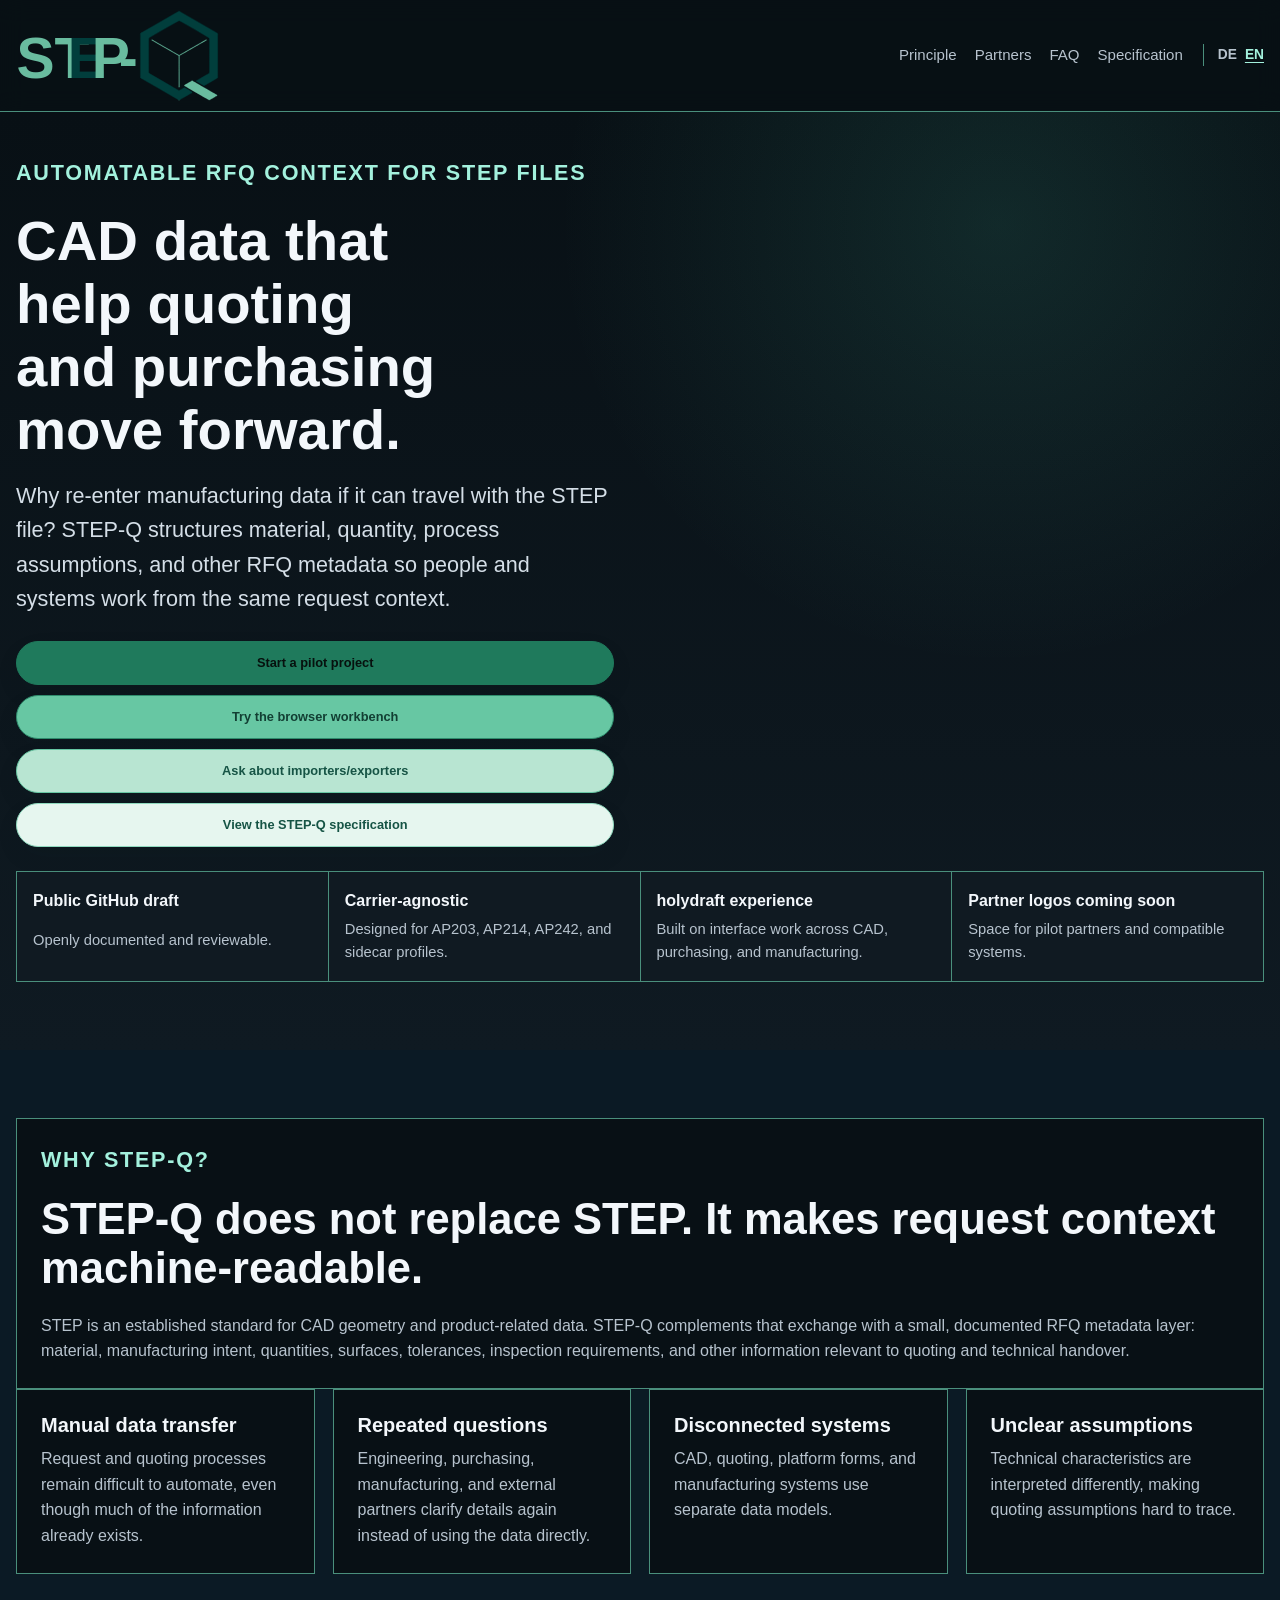
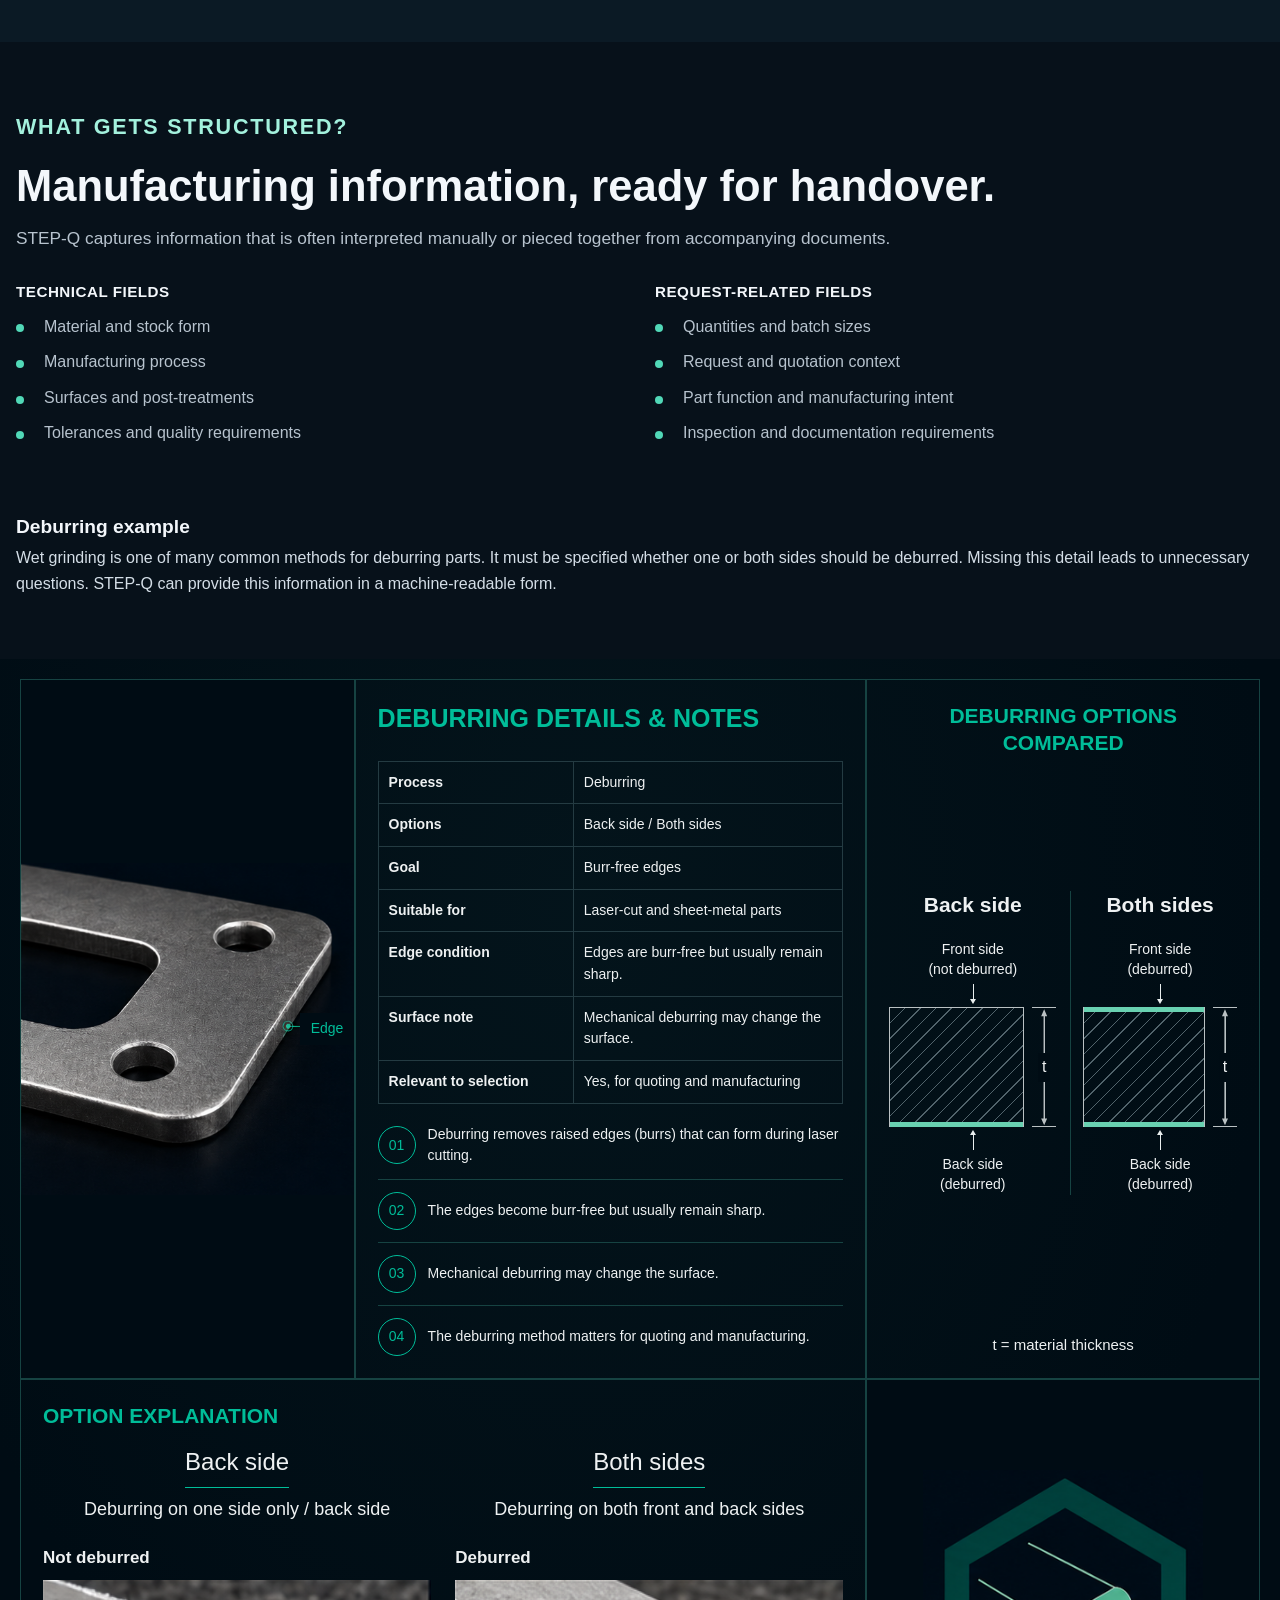
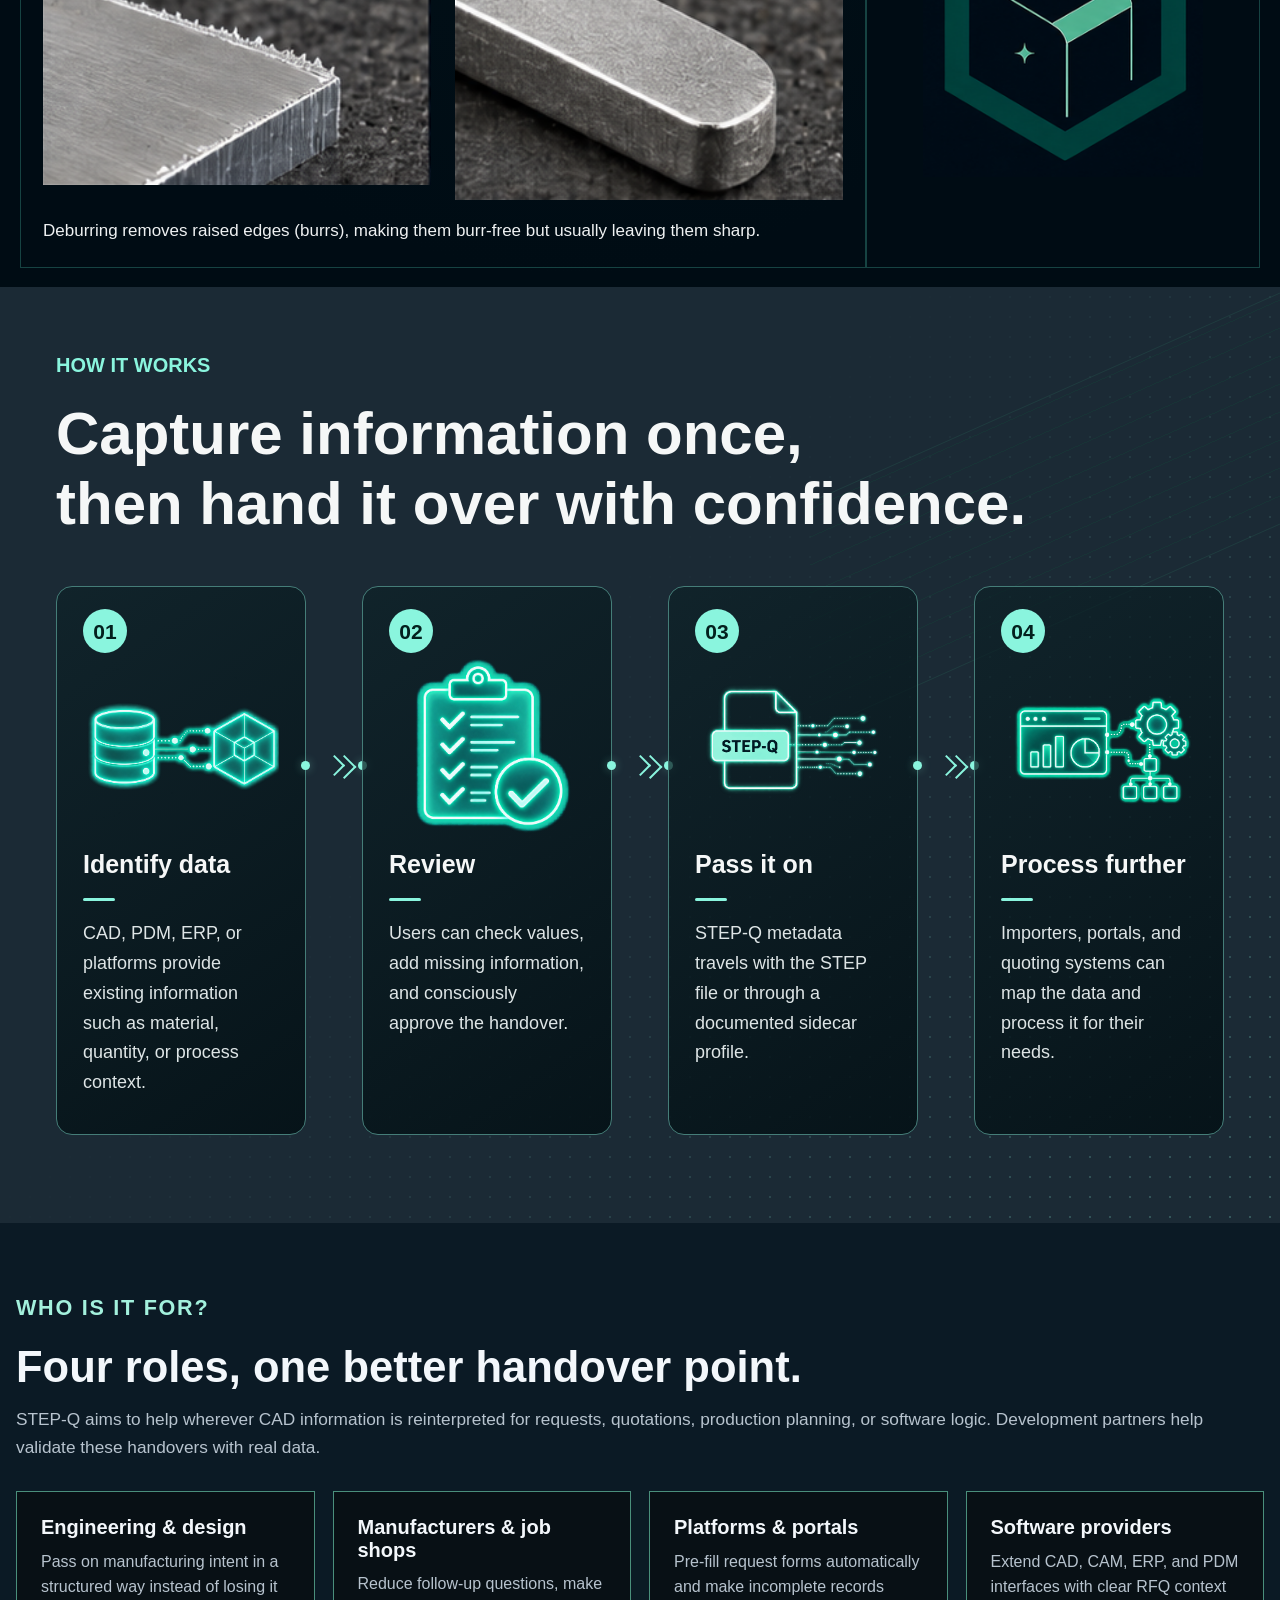
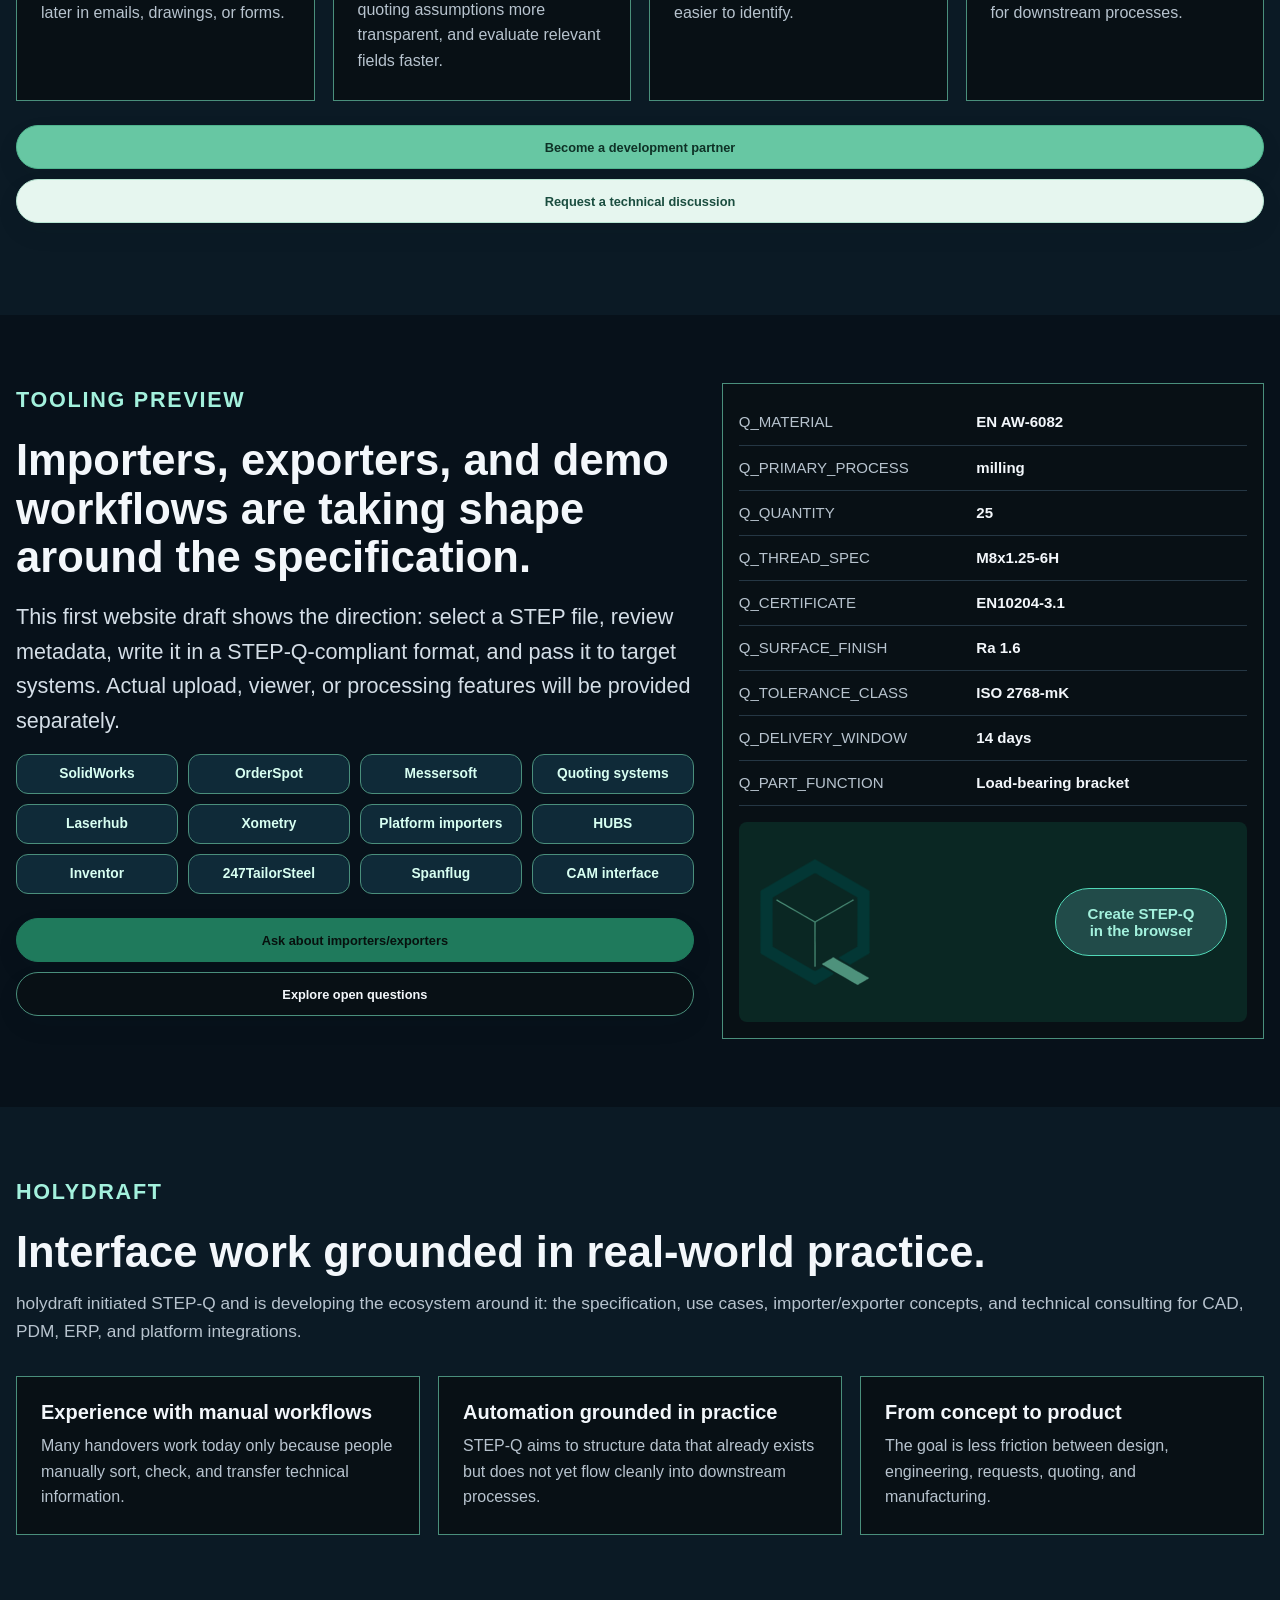
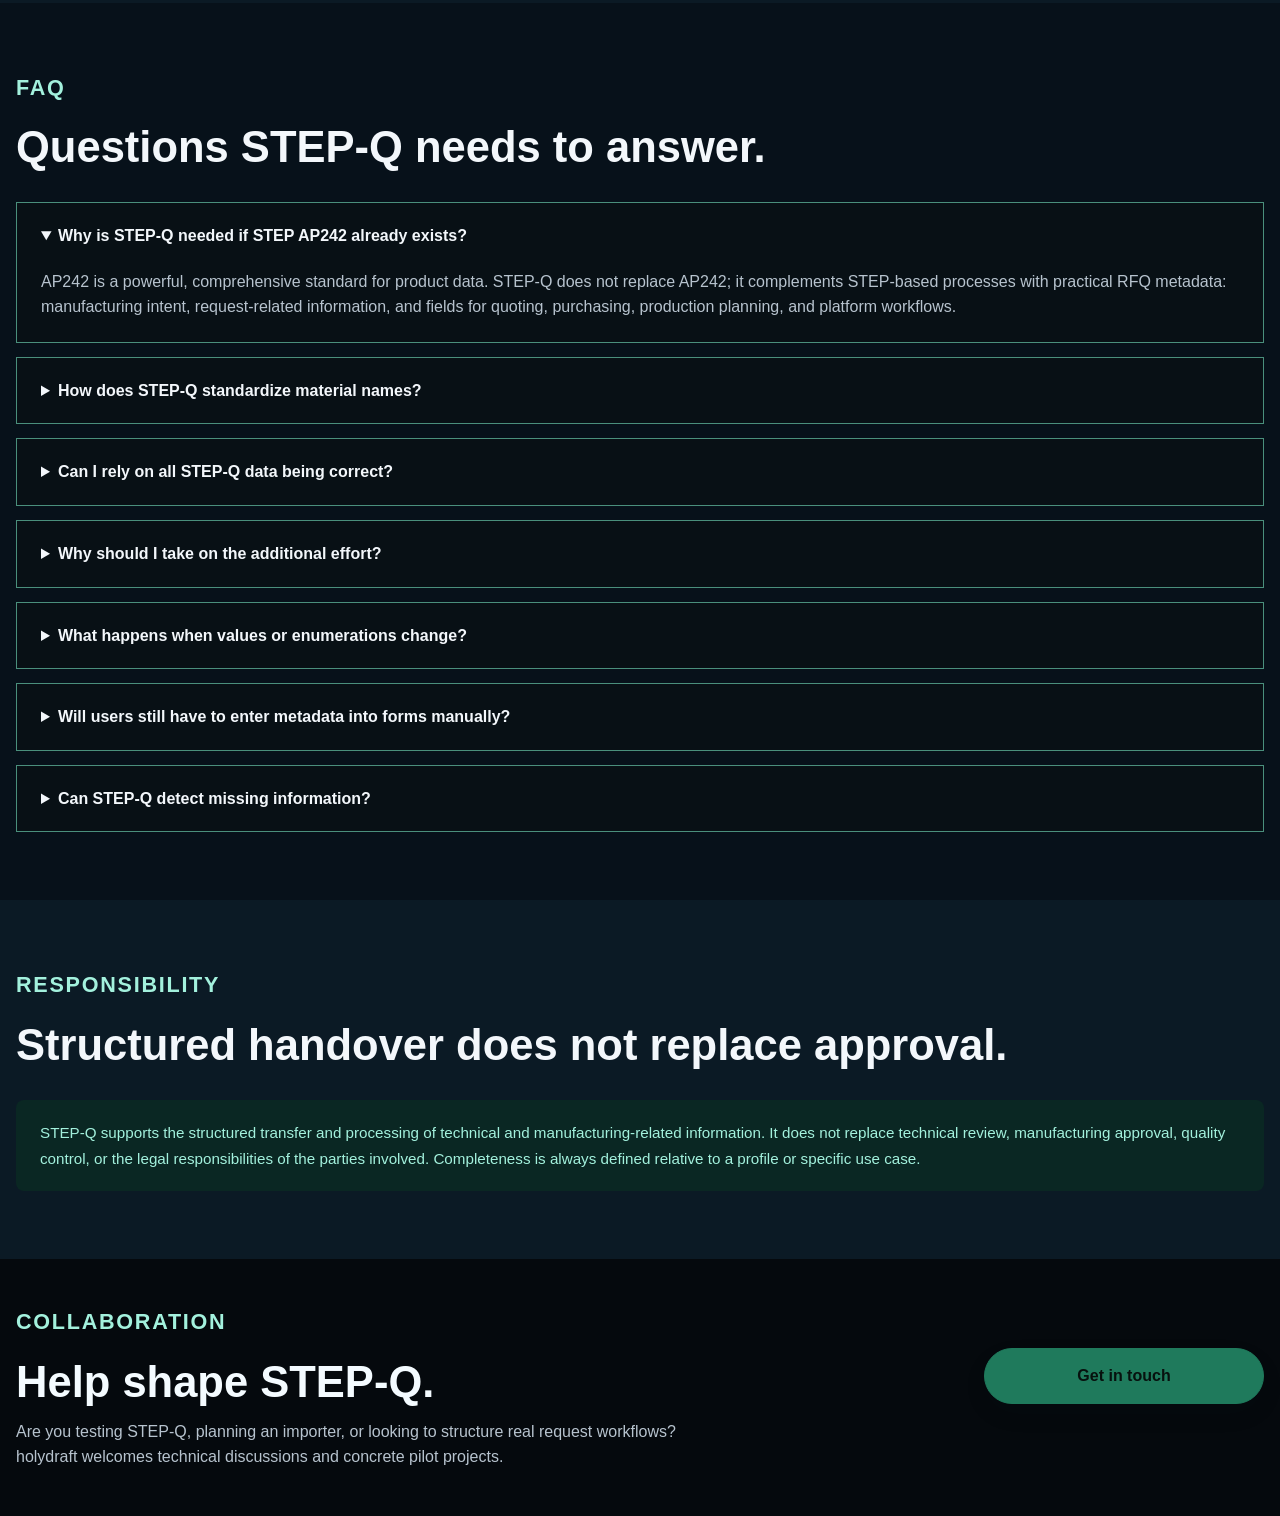
<file: en.html>
<!DOCTYPE html>
<html lang="en">
  <head>
    <meta charset="UTF-8" />
    <meta name="viewport" content="width=device-width, initial-scale=1.0" />
    <meta
      name="description"
      content="STEP-Q adds structured RFQ metadata to STEP-based CAD data for quoting, purchasing, production planning, and manufacturing."
    />
    <title>STEP-Q | RFQ Metadata for STEP-Based Manufacturing Requests</title>
    <link rel="alternate" hreflang="de" href="https://step-q.org/" />
    <link rel="alternate" hreflang="en" href="https://step-q.org/en.html" />
    <link rel="alternate" hreflang="x-default" href="https://step-q.org/" />
    <link rel="icon" href="assets/brand/LOGO.svg" type="image/svg+xml" />
    <link rel="stylesheet" href="base.css" />
    <link rel="stylesheet" href="theme-console.css" />
    <link rel="stylesheet" href="styles/wie-es-funktioniert.css" />
    <link rel="stylesheet" href="styles/entgraten.css" />
    <script defer src="https://cdn.babylonjs.com/babylon.js"></script>
    <script defer src="https://cdn.babylonjs.com/loaders/babylonjs.loaders.min.js"></script>
    <script defer src="logo-viewer.js"></script>
    <script defer src="hero-logo-animation.js"></script>
    <script defer src="workbench-playground.js?v=2"></script>
  </head>
  <body>
    <header class="site-header">
      <nav class="nav" aria-label="Main navigation">
        <a class="brand" href="#top" aria-label="STEP-Q home">
          <img
            id="brandLogoAnimation"
            class="brand-logo-animation"
            src="assets/brand/LOGO-SVG-GIFs/LOGO-SVG-GIF-1.svg"
            alt="STEP-Q"
          />
        </a>
        <div class="nav-links">
          <a href="#metadata-title">Principle</a>
          <a href="#partner">Partners</a>
          <a href="#faq">FAQ</a>
          <a href="https://github.com/holydraft/step-q">Specification</a>
          <div class="language-switch" role="group" aria-label="Language selection">
            <a href="index.html" lang="de" hreflang="de" aria-label="Auf Deutsch anzeigen">DE</a>
            <a href="en.html" lang="en" hreflang="en" aria-current="page" aria-label="View in English">EN</a>
          </div>
        </div>
      </nav>
    </header>

    <main id="top">
      <section class="hero" aria-labelledby="hero-title">
        <div class="wrap hero-grid">
          <div class="hero-copy">
            <p class="eyebrow">Automatable RFQ context for STEP files</p>
            <h1 id="hero-title">CAD data that help quoting and purchasing move forward.</h1>
            <p class="lead">
              Why re-enter manufacturing data if it can travel with the STEP file? STEP-Q structures material, quantity,
              process assumptions, and other RFQ metadata so people and systems work from the same request context.
            </p>
            <div class="actions" aria-label="Main actions">
              <a class="button primary" href="mailto:manuel@holydraft.com?subject=STEP-Q%20Pilot%20Project">Start a pilot project</a>
              <a class="button secondary" href="https://holydraft.github.io/step-q/tools/step_q_form.html" target="_blank" rel="noopener">Try the browser workbench</a>
              <a class="button tertiary" href="#exporter">Ask about importers/exporters</a>
              <a class="button quaternary" href="https://github.com/holydraft/step-q">View the STEP-Q specification</a>
            </div>
          </div>
          <div
            id="logoViewer"
            class="hero-visual logo-viewer-host"
            role="img"
            aria-label="Interactive STEP-Q logo 3D viewer"
          ></div>
        </div>
        <div class="wrap trust-strip" aria-label="STEP-Q trust signals">
          <div>
            <strong>Public GitHub draft</strong>
            <span>Openly documented and reviewable.</span>
          </div>
          <div>
            <strong>Carrier-agnostic</strong>
            <span>Designed for AP203, AP214, AP242, and sidecar profiles.</span>
          </div>
          <div>
            <strong>holydraft experience</strong>
            <span>Built on interface work across CAD, purchasing, and manufacturing.</span>
          </div>
          <div>
            <strong>Partner logos coming soon</strong>
            <span>Space for pilot partners and compatible systems.</span>
          </div>
        </div>
      </section>

      <section class="section band" aria-labelledby="problem-title">
        <div class="wrap">
          <div class="statement">
            <div>
              <p class="eyebrow">Why STEP-Q?</p>
              <h2 id="problem-title">STEP-Q does not replace STEP. It makes request context machine-readable.</h2>
            </div>
            <div>
              <p>
                STEP is an established standard for CAD geometry and product-related data. STEP-Q complements that exchange
                with a small, documented RFQ metadata layer: material, manufacturing intent, quantities, surfaces,
                tolerances, inspection requirements, and other information relevant to quoting and technical handover.
              </p>
            </div>
          </div>
        </div>
        <div class="wrap">
          <div class="grid-4">
            <article class="card">
              <h3>Manual data transfer</h3>
              <p>Request and quoting processes remain difficult to automate, even though much of the information already exists.</p>
            </article>
            <article class="card">
              <h3>Repeated questions</h3>
              <p>Engineering, purchasing, manufacturing, and external partners clarify details again instead of using the data directly.</p>
            </article>
            <article class="card">
              <h3>Disconnected systems</h3>
              <p>CAD, quoting, platform forms, and manufacturing systems use separate data models.</p>
            </article>
            <article class="card">
              <h3>Unclear assumptions</h3>
              <p>Technical characteristics are interpreted differently, making quoting assumptions hard to trace.</p>
            </article>
          </div>
        </div>
      </section>

      <section class="section" id="prinzip" aria-labelledby="metadata-title">
        <div class="wrap">
          <div class="section-header">
            <p class="eyebrow">What gets structured?</p>
            <h2 id="metadata-title">Manufacturing information, ready for handover.</h2>
            <p>
              STEP-Q captures information that is often interpreted manually or pieced together from accompanying documents.
            </p>
          </div>
          <div class="grid-3">
            <div class="field-categories">
              <div>
                <h3>Technical fields</h3>
                <ul class="list">
                  <li>Material and stock form</li>
                  <li>Manufacturing process</li>
                  <li>Surfaces and post-treatments</li>
                  <li>Tolerances and quality requirements</li>
                </ul>
              </div>
              <div>
                <h3>Request-related fields</h3>
                <ul class="list">
                  <li>Quantities and batch sizes</li>
                  <li>Request and quotation context</li>
                  <li>Part function and manufacturing intent</li>
                  <li>Inspection and documentation requirements</li>
                </ul>
              </div>
            </div>
          </div>
        </div>
        <div class="deburr-intro" aria-labelledby="deburr-example-title">
          <div class="wrap">
            <h3 id="deburr-example-title">Deburring example</h3>
            <p>
              Wet grinding is one of many common methods for deburring parts. It must be specified whether one or both sides
              should be deburred. Missing this detail leads to unnecessary questions. STEP-Q can provide this information
              in a machine-readable form.
            </p>
          </div>
        </div>
      </section>

      <section class="deburr" aria-labelledby="deburr-heading">
        <div class="deburr__layout">
          <figure class="deburr__part">
            <img src="assets/images/entgraten-bauteil.png" alt="Metal part with holes and a highlighted cut edge" width="480" height="480">
            <figcaption>Edge</figcaption>
          </figure>

          <section class="deburr__details">
            <h2 class="deburr__heading" id="deburr-heading">Deburring details &amp; notes</h2>
            <div class="deburr__details-grid">
              <table class="deburr__table" aria-label="Deburring properties">
                <tbody>
                  <tr><th scope="row">Process</th><td>Deburring</td></tr>
                  <tr><th scope="row">Options</th><td>Back side / Both sides</td></tr>
                  <tr><th scope="row">Goal</th><td>Burr-free edges</td></tr>
                  <tr><th scope="row">Suitable for</th><td>Laser-cut and sheet-metal parts</td></tr>
                  <tr><th scope="row">Edge condition</th><td>Edges are burr-free but usually remain sharp.</td></tr>
                  <tr><th scope="row">Surface note</th><td>Mechanical deburring may change the surface.</td></tr>
                  <tr><th scope="row">Relevant to selection</th><td>Yes, for quoting and manufacturing</td></tr>
                </tbody>
              </table>
              <ul class="deburr__notes">
                <li><span class="deburr__note-number" aria-hidden="true">01</span><p>Deburring removes raised edges (burrs) that can form during laser cutting.</p></li>
                <li><span class="deburr__note-number" aria-hidden="true">02</span><p>The edges become burr-free but usually remain sharp.</p></li>
                <li><span class="deburr__note-number" aria-hidden="true">03</span><p>Mechanical deburring may change the surface.</p></li>
                <li><span class="deburr__note-number" aria-hidden="true">04</span><p>The deburring method matters for quoting and manufacturing.</p></li>
              </ul>
            </div>
          </section>

          <section class="deburr__comparison" aria-labelledby="deburr-comparison-heading">
            <h2 id="deburr-comparison-heading">Deburring options compared</h2>
            <div class="deburr__diagrams">
              <figure class="deburr__diagram">
                <h3>Back side</h3>
                <p class="deburr__face-label">Front side<br><span>(not deburred)</span></p>
                <div class="deburr__cross-section" role="img" aria-label="Sheet-metal cross-section: only the back side is deburred. t indicates material thickness.">
                  <div class="deburr__metal"><span class="deburr__edge deburr__edge--bottom"></span></div>
                  <span class="deburr__thickness" aria-hidden="true"><span>t</span></span>
                </div>
                <figcaption class="deburr__face-label deburr__face-label--bottom">Back side<br><span>(deburred)</span></figcaption>
              </figure>
              <figure class="deburr__diagram">
                <h3>Both sides</h3>
                <p class="deburr__face-label">Front side<br><span>(deburred)</span></p>
                <div class="deburr__cross-section" role="img" aria-label="Sheet-metal cross-section: both front and back sides are deburred. t indicates material thickness.">
                  <div class="deburr__metal"><span class="deburr__edge deburr__edge--top"></span><span class="deburr__edge deburr__edge--bottom"></span></div>
                  <span class="deburr__thickness" aria-hidden="true"><span>t</span></span>
                </div>
                <figcaption class="deburr__face-label deburr__face-label--bottom">Back side<br><span>(deburred)</span></figcaption>
              </figure>
            </div>
            <p class="deburr__legend"><span>t</span> = material thickness</p>
          </section>

          <section class="deburr__explanation" aria-labelledby="deburr-options-heading">
            <h2 id="deburr-options-heading">Option explanation</h2>
            <dl class="deburr__options">
              <div><dt>Back side</dt><dd>Deburring on one side only / back side</dd></div>
              <div><dt>Both sides</dt><dd>Deburring on both front and back sides</dd></div>
            </dl>
            <div class="deburr__photos">
              <figure><figcaption>Not deburred</figcaption><img src="assets/images/entgraten-vorher.png" alt="Cut edge with a visible raised burr" width="299" height="158"></figure>
              <figure><figcaption>Deburred</figcaption><img src="assets/images/entgraten-nachher.png" alt="Finished metal edge without a visible burr" width="278" height="158"></figure>
            </div>
            <p class="deburr__summary">Deburring removes raised edges (burrs), making them burr-free but usually leaving them sharp.</p>
          </section>

          <figure class="deburr__symbol">
            <img src="assets/images/entgraten-symbol.png" alt="Symbol showing a metal edge with a highlighted finished surface" width="315" height="345">
          </figure>
        </div>
      </section>

      <section class="step-q-process" aria-labelledby="step-q-heading">
        <div class="step-q-process__inner">
          <header class="step-q-process__header">
            <p class="step-q-process__eyebrow">How it works</p>
            <h2 id="step-q-heading">Capture information once,<br class="step-q-process__break"> then hand it over with confidence.</h2>
          </header>

          <ol class="step-q-process__steps">
            <li class="step-q-process__step">
              <span class="step-q-process__number" aria-hidden="true">01</span>
              <div class="step-q-process__illustration">
                <img src="assets/images/daten-erkennen.png" alt="" width="1254" height="1254" decoding="async">
              </div>
              <h3>Identify data</h3>
              <p>CAD, PDM, ERP, or platforms provide existing information such as material, quantity, or process context.</p>
              <span class="step-q-process__connector" aria-hidden="true"><span></span></span>
            </li>
            <li class="step-q-process__step">
              <span class="step-q-process__number" aria-hidden="true">02</span>
              <div class="step-q-process__illustration">
                <img src="assets/images/pruefen.png" alt="" width="1254" height="1254" decoding="async">
              </div>
              <h3>Review</h3>
              <p>Users can check values, add missing information, and consciously approve the handover.</p>
              <span class="step-q-process__connector" aria-hidden="true"><span></span></span>
            </li>
            <li class="step-q-process__step">
              <span class="step-q-process__number" aria-hidden="true">03</span>
              <div class="step-q-process__illustration">
                <img src="assets/images/mitgeben.png" alt="" width="1254" height="1254" decoding="async">
              </div>
              <h3>Pass it on</h3>
              <p>STEP-Q metadata travels with the STEP file or through a documented sidecar profile.</p>
              <span class="step-q-process__connector" aria-hidden="true"><span></span></span>
            </li>
            <li class="step-q-process__step">
              <span class="step-q-process__number" aria-hidden="true">04</span>
              <div class="step-q-process__illustration">
                <img src="assets/images/weiterverarbeiten.png" alt="" width="1254" height="1254" decoding="async">
              </div>
              <h3>Process further</h3>
              <p>Importers, portals, and quoting systems can map the data and process it for their needs.</p>
            </li>
          </ol>
        </div>
      </section>

      <section class="section" id="partner" aria-labelledby="partner-title">
        <div class="wrap">
          <div class="section-header">
            <p class="eyebrow">Who is it for?</p>
            <h2 id="partner-title">Four roles, one better handover point.</h2>
            <p>
              STEP-Q aims to help wherever CAD information is reinterpreted for requests, quotations, production planning,
              or software logic. Development partners help validate these handovers with real data.
            </p>
          </div>
          <div class="grid-4 role-grid">
            <article class="card">
              <h3>Engineering &amp; design</h3>
              <p>Pass on manufacturing intent in a structured way instead of losing it later in emails, drawings, or forms.</p>
            </article>
            <article class="card">
              <h3>Manufacturers &amp; job shops</h3>
              <p>Reduce follow-up questions, make quoting assumptions more transparent, and evaluate relevant fields faster.</p>
            </article>
            <article class="card">
              <h3>Platforms &amp; portals</h3>
              <p>Pre-fill request forms automatically and make incomplete records easier to identify.</p>
            </article>
            <article class="card">
              <h3>Software providers</h3>
              <p>Extend CAD, CAM, ERP, and PDM interfaces with clear RFQ context for downstream processes.</p>
            </article>
          </div>
          <div class="actions partner-actions">
            <a class="button primary" href="mailto:manuel@holydraft.com?subject=STEP-Q%20Development%20Partner">Become a development partner</a>
            <a class="button" href="mailto:manuel@holydraft.com?subject=STEP-Q%20Technical%20Discussion">Request a technical discussion</a>
          </div>
        </div>
      </section>

      <section class="section band" id="exporter" aria-labelledby="preview-title">
        <div class="wrap preview">
          <div>
            <p class="eyebrow">Tooling preview</p>
            <h2 id="preview-title">Importers, exporters, and demo workflows are taking shape around the specification.</h2>
            <p class="lead">
              This first website draft shows the direction: select a STEP file, review metadata, write it in a STEP-Q-compliant
              format, and pass it to target systems. Actual upload, viewer, or processing features will be provided separately.
            </p>
            <div class="tag-row" aria-label="Planned and initial system examples">
              <span class="tag">SolidWorks</span>
              <span class="tag">OrderSpot</span>
              <span class="tag">Messersoft</span>
              <span class="tag">Quoting systems</span>
              <span class="tag">Laserhub</span>
              <span class="tag">Xometry</span>
              <span class="tag">Platform importers</span>
              <span class="tag">HUBS</span>
              <span class="tag">Inventor</span>
              <span class="tag">247TailorSteel</span>
              <span class="tag">Spanflug</span>
              <span class="tag">CAM interface</span>
            </div>
            <div class="actions">
              <a class="button primary" href="mailto:manuel@holydraft.com?subject=STEP-Q%20Importer%20Exporter">Ask about importers/exporters</a>
              <a class="button" href="#faq">Explore open questions</a>
            </div>
          </div>
          <div class="mockup" aria-label="STEP-Q metadata form preview">
            <div class="field-row"><span>Q_MATERIAL</span><strong>EN AW-6082</strong></div>
            <div class="field-row"><span>Q_PRIMARY_PROCESS</span><strong>milling</strong></div>
            <div class="field-row"><span>Q_QUANTITY</span><strong>25</strong></div>
            <div class="field-row"><span>Q_THREAD_SPEC</span><strong>M8x1.25-6H</strong></div>
            <div class="field-row"><span>Q_CERTIFICATE</span><strong>EN10204-3.1</strong></div>
            <div class="field-row"><span>Q_SURFACE_FINISH</span><strong>Ra 1.6</strong></div>
            <div class="field-row"><span>Q_TOLERANCE_CLASS</span><strong>ISO 2768-mK</strong></div>
            <div class="field-row"><span>Q_DELIVERY_WINDOW</span><strong>14 days</strong></div>
            <div class="field-row"><span>Q_PART_FUNCTION</span><strong>Load-bearing bracket</strong></div>
            <div class="workbench-playground" data-workbench-playground>
              <img class="workbench-logo" src="assets/brand/LOGO.svg" alt="" aria-hidden="true" />
              <a
                class="workbench-action"
                href="https://holydraft.github.io/step-q/tools/step_q_form.html"
                target="_blank"
                rel="noopener"
              >Create STEP-Q<br />in the browser</a>
            </div>
          </div>
        </div>
      </section>

      <section class="section" aria-labelledby="holydraft-title">
        <div class="wrap">
          <div class="section-header">
            <p class="eyebrow">holydraft</p>
            <h2 id="holydraft-title">Interface work grounded in real-world practice.</h2>
            <p>
              holydraft initiated STEP-Q and is developing the ecosystem around it: the specification, use cases,
              importer/exporter concepts, and technical consulting for CAD, PDM, ERP, and platform integrations.
            </p>
          </div>
          <div class="grid-3">
            <article class="card">
              <h3>Experience with manual workflows</h3>
              <p>Many handovers work today only because people manually sort, check, and transfer technical information.</p>
            </article>
            <article class="card">
              <h3>Automation grounded in practice</h3>
              <p>STEP-Q aims to structure data that already exists but does not yet flow cleanly into downstream processes.</p>
            </article>
            <article class="card">
              <h3>From concept to product</h3>
              <p>The goal is less friction between design, engineering, requests, quoting, and manufacturing.</p>
            </article>
          </div>
        </div>
      </section>

      <section class="section band" id="faq" aria-labelledby="faq-title">
        <div class="wrap">
          <div class="section-header">
            <p class="eyebrow">FAQ</p>
            <h2 id="faq-title">Questions STEP-Q needs to answer.</h2>
          </div>
          <div class="faq">
            <details class="faq-item" open>
              <summary>Why is STEP-Q needed if STEP AP242 already exists?</summary>
              <p>
                AP242 is a powerful, comprehensive standard for product data. STEP-Q does not replace AP242; it complements
                STEP-based processes with practical RFQ metadata: manufacturing intent, request-related information, and
                fields for quoting, purchasing, production planning, and platform workflows.
              </p>
            </details>
            <details class="faq-item">
              <summary>How does STEP-Q standardize material names?</summary>
              <p>
                STEP-Q is not intended to guess materials automatically. Instead, a defined designation is assigned deliberately.
                Internal material systems can be connected to STEP-Q-compliant data through mapping tables or translation databases.
              </p>
            </details>
            <details class="faq-item">
              <summary>Can I rely on all STEP-Q data being correct?</summary>
              <p>
                No. STEP-Q makes provided information more structured and traceable, but it does not replace expert review.
                The sender, exporter, importer, and their respective processes remain responsible for accurate, complete, and approved data.
              </p>
            </details>
            <details class="faq-item">
              <summary>Why should I take on the additional effort?</summary>
              <p>
                Much of the information relevant to STEP-Q already exists in CAD models, parameters, or internal systems. An exporter
                can read it, display it for review, and pass it on in a structured form. This can reduce follow-up questions,
                manual transfer, and the risk of errors later.
              </p>
            </details>
            <details class="faq-item">
              <summary>What happens when values or enumerations change?</summary>
              <p>
                STEP-Q is designed for versioned development. New values can be added; importers can use versions, mappings,
                and aliases to determine which specification was used to create a file.
              </p>
            </details>
            <details class="faq-item">
              <summary>Will users still have to enter metadata into forms manually?</summary>
              <p>
                Not necessarily. If a portal or request process supports STEP-Q, fields such as material, quantity, process,
                surface finish, or manufacturing intent can be imported from the file, reviewed, and supplemented.
              </p>
            </details>
            <details class="faq-item">
              <summary>Can STEP-Q detect missing information?</summary>
              <p>
                STEP-Q can use completeness profiles. A profile defines which details are needed for a specific use case.
                Missing required information can then be highlighted or marked as incomplete.
              </p>
            </details>
          </div>
        </div>
      </section>

      <section class="section" aria-labelledby="responsibility-title">
        <div class="wrap">
          <div class="section-header">
            <p class="eyebrow">Responsibility</p>
            <h2 id="responsibility-title">Structured handover does not replace approval.</h2>
          </div>
          <div class="notice notice-soft">
            STEP-Q supports the structured transfer and processing of technical and manufacturing-related information.
            It does not replace technical review, manufacturing approval, quality control, or the legal responsibilities of
            the parties involved. Completeness is always defined relative to a profile or specific use case.
          </div>
        </div>
      </section>
    </main>

    <footer class="footer">
      <div class="wrap footer-grid">
        <div>
          <p class="eyebrow">Collaboration</p>
          <h2>Help shape STEP-Q.</h2>
          <p class="footer-copy">
            Are you testing STEP-Q, planning an importer, or looking to structure real request workflows?
            holydraft welcomes technical discussions and concrete pilot projects.
          </p>
        </div>
        <div class="actions footer-actions">
          <a class="button primary" href="mailto:manuel@holydraft.com?subject=STEP-Q%20Contact">Get in touch</a>
        </div>
      </div>
    </footer>
  </body>
</html>
</file>
<file: base.css>
:root {
  color-scheme: light;
  --ink: #17202a;
  --muted: #5b6675;
  --line: #8fd9be;
  --surface: #f7f9fb;
  --surface-strong: #edf3f7;
  --accent: #16705a;
  --accent-dark: #0e5142;
  --signal: #c85f16;
  --white: #ffffff;
  --hero-bg: linear-gradient(180deg, #ffffff 0%, #f3f7f8 100%);
  --header-bg: rgba(255, 255, 255, 0.94);
  --footer-bg: #121820;
  --footer-muted: #c9d1da;
  --shadow: 0 24px 80px rgba(23, 32, 42, 0.12);
  --notice-bg: #f0f9f7;
  --notice-text: #1a4d42;
  --section-alt-a: #ffffff;
  --section-alt-b: #f0f7f3;
  --max: 1520px;
}

* {
  box-sizing: border-box;
}

html {
  scroll-behavior: smooth;
}

#prinzip,
#metadata-title {
  scroll-margin-top: 96px;
}

body {
  margin: 0;
  font-family: Inter, "Segoe UI", Arial, sans-serif;
  color: var(--ink);
  background: var(--white);
  line-height: 1.6;
}

a {
  color: inherit;
}

.site-header {
  position: sticky;
  top: 0;
  z-index: 10;
  border-bottom: 1px solid var(--line);
  background: var(--header-bg);
  backdrop-filter: blur(12px);
}

.nav {
  width: min(100% - 32px, var(--max));
  margin: 0 auto;
  display: flex;
  align-items: center;
  justify-content: space-between;
  min-height: 84px;
  gap: 24px;
}

.brand {
  display: inline-flex;
  align-items: center;
  gap: 0;
  padding: 8px 0;
  font-weight: 760;
  text-decoration: none;
  letter-spacing: 0;
}

.brand-logo-animation {
  display: block;
  width: clamp(150px, 16vw, 215px);
  height: auto;
}

.nav-links {
  display: flex;
  align-items: center;
  gap: 18px;
  font-size: 0.94rem;
  color: var(--muted);
}

.nav-links a {
  text-decoration: none;
}

.nav-links a:hover,
.brand:hover {
  color: var(--accent-dark);
}

.language-switch {
  display: inline-flex;
  align-items: center;
  gap: 8px;
  margin-left: 2px;
  padding-left: 14px;
  border-left: 1px solid var(--line);
  font-size: 0.86rem;
  font-weight: 700;
}

.language-switch a[aria-current="page"] {
  color: var(--accent-dark);
  text-decoration: underline;
  text-underline-offset: 0.25em;
}

.language-switch a:not([aria-current="page"]) {
  color: var(--muted);
}

main {
  overflow: hidden;
}

.section,
.hero {
  padding: 68px 0;
}

main > section.section {
  background: var(--section-alt-a);
}

main > section.section:nth-of-type(even) {
  background: var(--section-alt-b);
}

.hero {
  background: var(--hero-bg);
  padding: 44px 0 68px;
}

.wrap {
  width: min(100% - 32px, var(--max));
  margin: 0 auto;
}

.hero .wrap {
  width: min(100% - 32px, 1600px);
  margin: 0 auto;
}

.hero-grid {
  --hero-gap: clamp(28px, 4vw, 64px);
  display: grid;
  grid-template-columns: repeat(2, minmax(0, calc((100% - var(--hero-gap)) / 2)));
  justify-content: space-between;
  gap: var(--hero-gap);
  align-items: stretch;
}

.hero-copy {
  min-width: 0;
}

.eyebrow {
  margin: 0 0 18px;
  color: var(--accent-dark);
  font-size: 1.35rem;
  font-weight: 760;
  text-transform: uppercase;
  letter-spacing: 0.08em;
}

h1,
h2,
h3 {
  margin: 0;
  line-height: 1.12;
  letter-spacing: 0;
}

h1 {
  max-width: 650px;
  font-size: clamp(2.45rem, 4.4vw, 4.7rem);
  overflow-wrap: break-word;
  text-wrap: balance;
}

h2 {
  font-size: clamp(2rem, 3.4vw, 3.3rem);
}

h3 {
  font-size: 1.25rem;
}

p {
  margin: 0;
}

.visually-hidden {
  position: absolute;
  width: 1px;
  height: 1px;
  padding: 0;
  margin: -1px;
  overflow: hidden;
  clip: rect(0, 0, 0, 0);
  white-space: nowrap;
  border: 0;
}

.lead {
  margin-top: 18px;
  max-width: 720px;
  color: var(--lead, #334150);
  font-size: clamp(1.12rem, 1.7vw, 1.35rem);
}

.spaced-small {
  margin-top: 14px;
}

.spaced-medium {
  margin-top: 18px;
}

.actions {
  width: 100%;
  display: flex;
  flex-direction: column;
  gap: 10px;
  margin-top: 24px;
  margin-bottom: 24px;
}

.actions .button {
  width: 100%;
  padding: 0 12px;
  font-size: 0.80rem;
}

.button {
  display: inline-flex;
  align-items: center;
  justify-content: center;
  min-height: 44px;
  padding: 0 14px;
  border: 1px solid var(--line);
  border-radius: 999px;
  text-decoration: none;
  font-weight: 700;
  background: var(--white);
  color: var(--ink);
  box-shadow: 0 10px 26px rgba(23, 32, 42, 0.06);
  transition: transform 180ms ease, box-shadow 180ms ease, border-color 180ms ease;
  font-size: 0.92rem;
  white-space: nowrap;
  line-height: 1.2;
}

.button:hover {
  transform: translateY(-2px);
  box-shadow: 0 16px 30px rgba(23, 32, 42, 0.1);
}

.button.primary {
  border-color: #1f7a5c;
  background: #1f7a5c;
  color: var(--white);
}

.button.secondary {
  border-color: #2f8c6d;
  background: #67c7a3;
  color: #123f33;
}

.button.tertiary {
  border-color: #67c7a3;
  background: #b8e5d2;
  color: #165445;
}

.button.quaternary {
  border-color: #8fd9be;
  background: #e6f6ef;
  color: #165445;
}

.hero-visual {
  width: 100%;
  justify-self: end;
  display: flex;
  flex-direction: column;
  border: 0;
  background: transparent;
  padding: 0;
  box-shadow: none;
  outline: 0;
}

.logo-viewer-host {
  align-self: stretch;
  height: min(78vh, 620px);
  min-height: 420px;
  overflow: hidden;
  background: transparent;
  outline: 0;
}

.logo-viewer-canvas {
  width: 100%;
  height: 100%;
  border: 0;
  display: block;
  touch-action: none;
  background: transparent;
  box-shadow: none;
  outline: 0;
}

.viewer-load-error::after {
  content: "3D-Modell konnte nicht geladen werden.";
  display: grid;
  place-items: center;
  height: 100%;
  padding: 24px;
  color: var(--muted);
  text-align: center;
}

.trust-strip {
  display: grid;
  grid-template-columns: repeat(4, minmax(0, 1fr));
  gap: 1px;
  margin-top: 56px;
  border: 1px solid var(--line);
  background: var(--line);
}

.trust-strip div {
  display: grid;
  gap: 4px;
  min-height: 88px;
  padding: 16px;
  background: var(--surface);
}

.trust-strip strong {
  color: var(--ink);
}

.trust-strip span {
  color: var(--muted);
  font-size: 0.92rem;
}

.section-header {
  max-width: 100%;
  margin-bottom: 30px;
}

.section-header p:not(.eyebrow) {
  margin-top: 14px;
  color: var(--muted);
  font-size: 1.08rem;
}

.deburr-intro {
  margin-top: 48px;
  margin-bottom: -28px;
  padding: 22px 0;
  background: var(--section-alt-a);
}

.deburr-intro h3 {
  margin-bottom: 8px;
  font-size: 1.2rem;
}

.deburr-intro p {
  max-width: none;
  color: var(--lead, var(--muted));
}

.section-header .eyebrow,
.hero-copy .eyebrow {
  margin: 0 0 18px;
  color: var(--accent-dark);
  font-size: 1.35rem;
  font-weight: 760;
  text-transform: uppercase;
  letter-spacing: 0.08em;
}

.band {
  background: var(--surface-strong);
}

.grid-2,
.grid-3,
.grid-4 {
  display: grid;
  gap: 18px;
}

.grid-2 {
  grid-template-columns: repeat(2, minmax(0, 1fr));
}

.grid-3 {
  grid-template-columns: repeat(3, minmax(0, 1fr));
}

.grid-4 {
  grid-template-columns: repeat(4, minmax(0, 1fr));
}

.field-categories {
  display: grid;
  gap: 30px;
  grid-column: 1 / -1;
  grid-template-columns: repeat(2, minmax(0, 1fr));
}

.field-categories div {
  border: none;
  background: transparent;
  padding: 0;
}

.field-categories h3 {
  margin-bottom: 14px;
  font-size: 0.95rem;
  font-weight: 600;
  text-transform: uppercase;
  letter-spacing: 0.5px;
  color: var(--ink);
}

.role-grid .card {
  min-height: 210px;
}

.partner-actions .button.primary {
  border-color: #4fb48e;
  background: #67c7a3;
  color: #0e3126;
}

.partner-actions .button:not(.primary) {
  border-color: #b8e5d2;
  background: #e6f6ef;
  color: #1a4d3f;
}

.card,
.statement,
.faq-item {
  border: 1px solid var(--line);
  background: var(--white);
  padding: 24px;
}

.card h3,
.statement h3 {
  margin-bottom: 10px;
}

.card p,
.statement p:not(.eyebrow),
.faq-item p {
  color: var(--muted);
}

.thread-example-card {
  grid-column: 1 / -1;
  overflow: hidden;
}

.thread-example-card p {
  max-width: none;
}

.thread-example-media {
  margin: 18px 0 0;
  border: 1px solid var(--field-line, var(--line));
  background: #06131f;
  overflow: hidden;
}

.thread-example-media img {
  display: block;
  width: 100%;
  height: auto;
}

.statement {
  display: grid;
  gap: 20px;
  grid-template-columns: 1fr;
  align-items: start;
}

.statement strong {
  color: var(--ink);
}

.list {
  display: grid;
  gap: 10px;
  margin: 0;
  padding: 0;
  list-style: none;
}

.list li {
  position: relative;
  padding-left: 28px;
  color: var(--muted);
}

.list li::before {
  content: "";
  position: absolute;
  left: 0;
  top: 0.68em;
  width: 8px;
  height: 8px;
  background: var(--accent);
  border-radius: 50%;
}

.workflow {
  display: grid;
  grid-template-columns: repeat(4, minmax(0, 1fr));
  gap: 1px;
  background: var(--line);
  border: 1px solid var(--line);
}

.workflow-step {
  background: var(--white);
  padding: 24px;
  min-height: 180px;
}

.workflow-step span {
  display: inline-block;
  margin-bottom: 16px;
  color: var(--accent-dark);
  font-weight: 800;
}

.workflow-section {
  padding: 72px 0;
}

.workflow-header {
  color: var(--white);
}

.workflow-header .eyebrow {
  color: var(--accent-dark);
}

.workflow-header h2 {
  color: #f4fbff;
  text-shadow: 0 4px 18px rgba(0, 0, 0, 0.42);
}

.workflow-image-panel {
  margin: 0;
  border: 1px solid var(--line);
  border-radius: 0;
  overflow: hidden;
  background: #06131f;
  box-shadow: 0 22px 58px rgba(0, 0, 0, 0.34);
}

.workflow-image-panel img {
  display: block;
  width: 100%;
  height: auto;
}

.workflow-container {
  display: grid;
  grid-template-columns: repeat(7, minmax(0, 1fr));
  gap: 12px;
  align-items: stretch;
}

.workflow-step {
  grid-column: span 1;
  background: linear-gradient(180deg, rgba(255,255,255,0.08) 0%, rgba(255,255,255,0.04) 100%);
  border: 1px solid var(--line);
  border-radius: 16px;
  padding: 28px 20px;
  min-height: 240px;
  position: relative;
  color: var(--white);
  display: flex;
  flex-direction: column;
}

.step-number {
  position: absolute;
  top: 16px;
  left: 16px;
  width: 48px;
  height: 48px;
  background: #52d78f;
  border-radius: 50%;
  display: flex;
  align-items: center;
  justify-content: center;
  font-weight: 800;
  font-size: 1.2rem;
  color: #0f1b2e;
}

.step-icon {
  font-size: 2.8rem;
  margin: 24px 0 16px;
  line-height: 1;
}

.workflow-step h3 {
  color: var(--white);
  font-size: 1.2rem;
  margin-bottom: 12px;
}

.workflow-step p {
  color: rgba(255, 255, 255, 0.75);
  font-size: 0.94rem;
  line-height: 1.5;
}

.workflow-arrow {
  grid-column: span 1;
  display: flex;
  align-items: center;
  justify-content: center;
  color: #52d78f;
  font-size: 1.8rem;
  font-weight: 300;
}

.preview {
  display: grid;
  grid-template-columns: minmax(0, 1fr) minmax(280px, 0.8fr);
  gap: 28px;
  align-items: stretch;
}

.mockup {
  border: 1px solid var(--line);
  background: var(--white);
  padding: 16px 16px 0;
  display: flex;
  flex-direction: column;
}

.preview .actions {
  margin-bottom: 0;
}

.mockup-top {
  display: flex;
  gap: 6px;
  border-bottom: 1px solid var(--line);
  padding-bottom: 12px;
  margin-bottom: 14px;
}

.dot {
  width: 10px;
  height: 10px;
  border-radius: 50%;
  background: var(--line);
}

.field-row {
  display: grid;
  grid-template-columns: 1fr 1.2fr;
  gap: 12px;
  padding: 10px 0;
  border-bottom: 1px solid var(--field-line, #eef2f5);
  font-size: 0.94rem;
}

.field-row span:first-child {
  color: var(--muted);
}

.tag-row {
  display: grid;
  grid-template-columns: repeat(4, minmax(0, 1fr));
  gap: 10px;
  margin-top: 16px;
}

.tag {
  border: 1px solid var(--line);
  border-radius: 12px;
  background: color-mix(in srgb, var(--surface) 78%, var(--accent) 22%);
  min-height: 40px;
  padding: 8px 12px;
  font-size: 0.86rem;
  font-weight: 700;
  color: var(--accent-dark);
  display: inline-flex;
  align-items: center;
  justify-content: center;
  text-align: center;
}

.tag.is-empty {
  background: transparent;
  color: transparent;
}

.faq {
  display: grid;
  gap: 14px;
}

details.faq-item {
  padding: 0;
}

summary {
  cursor: pointer;
  padding: 20px 24px;
  font-weight: 760;
}

details.faq-item p {
  padding: 0 24px 22px;
}

.notice {
  border-top: 3px solid var(--accent-dark);
  border-radius: 8px;
  background: var(--notice-bg);
  padding: 20px 24px;
  color: var(--notice-text);
  line-height: 1.7;
  font-size: 0.95rem;
}

.mockup .notice {
  border-top: 0;
}

.workbench-playground {
  position: relative;
  flex: 1 1 auto;
  display: flex;
  align-items: center;
  justify-content: space-between;
  gap: 14px;
  min-height: 200px;
  margin-top: 16px;
  margin-bottom: 16px;
  padding: 20px;
  border-radius: 8px;
  background: var(--notice-bg);
  overflow: hidden;
}

.workbench-action {
  position: relative;
  z-index: 2;
  flex: 0 1 172px;
  min-width: 136px;
  max-width: 172px;
  min-height: 68px;
  margin-left: auto;
  padding: 10px 18px;
  border: 1px solid var(--accent);
  border-radius: 999px;
  display: inline-flex;
  align-items: center;
  justify-content: center;
  background: color-mix(in srgb, var(--surface) 74%, var(--accent) 26%);
  color: var(--notice-text);
  font-size: 0.94rem;
  font-weight: 800;
  line-height: 1.15;
  text-align: center;
  text-decoration: none;
  transition: transform 160ms ease, background-color 160ms ease;
}

.workbench-action:hover,
.workbench-action:focus-visible {
  background: color-mix(in srgb, var(--surface) 52%, var(--accent) 48%);
  transform: translateY(-2px);
}

.workbench-action:focus-visible {
  outline: 3px solid var(--accent-dark);
  outline-offset: 3px;
}

.workbench-logo {
  flex: 0 1 112px;
  width: 28%;
  min-width: 72px;
  max-width: 112px;
  height: auto;
  object-fit: contain;
  pointer-events: none;
  opacity: 0.72;
}

.mockup.is-flowing .field-row strong {
  animation: workbench-data-flow 520ms ease both;
}

.mockup.is-flowing .field-row:nth-child(1) strong { animation-delay: 0ms; }
.mockup.is-flowing .field-row:nth-child(2) strong { animation-delay: 55ms; }
.mockup.is-flowing .field-row:nth-child(3) strong { animation-delay: 110ms; }
.mockup.is-flowing .field-row:nth-child(4) strong { animation-delay: 165ms; }
.mockup.is-flowing .field-row:nth-child(5) strong { animation-delay: 220ms; }
.mockup.is-flowing .field-row:nth-child(6) strong { animation-delay: 275ms; }
.mockup.is-flowing .field-row:nth-child(7) strong { animation-delay: 330ms; }
.mockup.is-flowing .field-row:nth-child(8) strong { animation-delay: 385ms; }
.mockup.is-flowing .field-row:nth-child(9) strong { animation-delay: 440ms; }

.mockup.is-flowing .workbench-logo {
  animation: workbench-logo-pulse 800ms ease 600ms both;
}

@keyframes workbench-data-flow {
  0% { opacity: 0.55; transform: translateX(-4px); color: var(--muted); }
  65% { opacity: 1; transform: translateX(3px); color: var(--accent); }
  100% { opacity: 1; transform: translateX(0); }
}

@keyframes workbench-logo-pulse {
  50% { opacity: 1; transform: scale(1.08); }
}

@media (prefers-reduced-motion: reduce) {
  .workbench-action { transition: none; }
  .mockup.is-flowing .field-row strong,
  .mockup.is-flowing .workbench-logo { animation: none; }
}

.notice-soft {
  border-top: 0;
}

.footer {
  padding: 46px 0;
  background: var(--footer-bg);
  color: var(--white);
}

.footer h2 {
  color: #f4fbff;
}

.footer-grid {
  display: grid;
  grid-template-columns: 1fr auto;
  gap: 24px;
  align-items: center;
}

.footer a {
  color: var(--white);
}

.footer p:not(.eyebrow) {
  color: var(--footer-muted);
}

.footer .eyebrow {
  color: var(--accent-dark);
}

.footer-copy {
  margin-top: 12px;
  max-width: 720px;
}

.footer-actions {
  margin-top: 0;
  width: auto;
  display: flex;
  align-items: center;
  justify-content: flex-end;
}

.footer-actions .button {
  width: auto;
  min-width: 280px;
  min-height: 56px;
  padding: 0 30px;
  font-size: 1rem;
}

@media (max-width: 1080px) {
  .hero-grid {
    grid-template-columns: 1fr;
    align-items: start;
  }

  .hero-visual {
    justify-self: center;
    margin-top: 32px;
    max-width: 560px;
  }

  .logo-viewer-host {
    aspect-ratio: 1 / 1;
    height: auto;
    min-height: 0;
  }

  .nav {
    align-items: flex-start;
    flex-direction: column;
    padding: 14px 0;
  }

  .nav-links {
    flex-wrap: wrap;
    gap: 12px;
  }
}

@media (max-width: 980px) {
  .hero-grid,
  .grid-2,
  .grid-3,
  .grid-4,
  .workflow,
  .preview,
  .statement,
  .trust-strip,
  .footer-grid {
    grid-template-columns: 1fr;
  }

  .hero-visual {
    justify-self: center;
  }

  .thread-example-card {
    grid-column: auto;
  }

  .field-categories {
    grid-column: auto;
    grid-template-columns: 1fr;
  }

  .workflow-container {
    grid-template-columns: 1fr;
    gap: 20px;
  }

  .workflow-arrow {
    display: none;
  }
}

@media (max-width: 620px) {
  .section,
  .hero {
    padding: 40px 0 58px;
  }

  .card,
  .statement,
  .workflow-step,
  .faq-item,
  .mockup {
    padding: 18px;
  }

  .mockup {
    padding-bottom: 0;
  }

  .workbench-playground {
    min-height: 180px;
    padding: 12px;
  }

  summary {
    padding: 18px;
  }

  details.faq-item p {
    padding: 0 18px 18px;
  }

  .field-row {
    grid-template-columns: 1fr;
    gap: 2px;
  }

  .tag-row {
    grid-template-columns: repeat(2, minmax(0, 1fr));
  }
}
</file>
<file: theme-console.css>
:root {
  --ink: #f3f7fb;
  --muted: #b7c3ce;
  --line: #4a8f7c;
  --surface: #101a22;
  --surface-strong: #1b2a35;
  --accent: #51d8b7;
  --accent-dark: #a3f1dd;
  --signal: #f2b05d;
  --white: #081015;
  --lead: #d4dee7;
  --hero-bg: radial-gradient(circle at 78% 12%, rgba(81, 216, 183, 0.12), transparent 34%), linear-gradient(180deg, #081015 0%, #0f1a22 100%);
  --header-bg: rgba(8, 16, 21, 0.94);
  --footer-bg: #05090d;
  --footer-muted: #b7c3ce;
  --shadow: 0 24px 90px rgba(0, 0, 0, 0.42);
  --notice-bg: #0a2723;
  --notice-text: #a3f1dd;
  --field-line: #253744;
  --section-alt-a: #07111a;
  --section-alt-b: #0b1a25;
  --viewer-bg-a: #0f1a22;
  --viewer-bg-b: #182936;
  --viewer-bg-c: #203747;
}

body {
  background: #081015;
}

.button {
  border-color: var(--line);
}

.button.primary {
  color: #07110e;
}

.workflow-image-panel {
  border-color: var(--line);
  background: #040d16;
}

.partner-actions .button.primary {
  border-color: #4fb48e;
  background: #67c7a3;
  color: #0e3126;
}

.partner-actions .button:not(.primary) {
  border-color: #b8e5d2;
  background: #e6f6ef;
  color: #1a4d3f;
}

.tag {
  background: #0f2a38;
  color: #d8fff2;
  border-color: var(--line);
}
</file>
<file: styles/wie-es-funktioniert.css>
.step-q-process {
  --sq-background: var(--surface-strong);
  --sq-accent: #8af5de;
  --sq-text: #f5f7f7;
  --sq-muted: #dee5e6;
  --sq-border: #457d78;
  container: step-q / inline-size;
  position: relative;
  isolation: isolate;
  overflow: hidden;
  background: var(--sq-background);
  color: var(--sq-text);
  font-family: "Segoe UI", "Helvetica Neue", sans-serif;
  letter-spacing: 0;
}

.step-q-process,
.step-q-process * {
  box-sizing: border-box;
}

.step-q-process::before,
.step-q-process::after {
  content: "";
  position: absolute;
  z-index: -1;
  pointer-events: none;
}

.step-q-process::before {
  inset: 0;
  opacity: 0.24;
  background-image: radial-gradient(circle, var(--sq-accent) 0.8px, transparent 1px);
  background-size: 20px 20px;
  mask-image: linear-gradient(135deg, transparent 40%, #000 100%);
}

.step-q-process::after {
  width: 650px;
  height: 230px;
  right: -180px;
  top: 70px;
  transform: skewY(-24deg);
  border-top: 1px solid #234d49;
  border-bottom: 1px solid #234d49;
  background: repeating-linear-gradient(0deg, transparent 0 27px, #173c38 27px 28px);
  opacity: 0.5;
}

.step-q-process__inner {
  max-width: 1680px;
  margin-inline: auto;
  padding: 64px 56px 88px;
}

.step-q-process__header {
  position: relative;
  margin-bottom: 48px;
}

.step-q-process__eyebrow {
  margin: 0 0 20px;
  color: var(--sq-accent);
  font-size: 20px;
  font-weight: 700;
  line-height: 1.4;
  text-transform: uppercase;
}

.step-q-process h2 {
  margin: 0;
  max-width: 1160px;
  font-size: 60px;
  font-weight: 700;
  line-height: 1.16;
  text-wrap: balance;
}

.step-q-process__steps {
  display: grid;
  grid-template-columns: repeat(4, minmax(0, 1fr));
  gap: 56px;
  margin: 0;
  padding: 0;
  list-style: none;
}

.step-q-process__step {
  position: relative;
  min-width: 0;
  padding: 22px 26px 36px;
  border: 1px solid var(--sq-border);
  border-radius: 16px;
  background: linear-gradient(145deg, #0b2025a6, #041116e6);
}

.step-q-process__number {
  display: grid;
  place-items: center;
  width: 44px;
  height: 44px;
  border-radius: 50%;
  background: var(--sq-accent);
  color: #03201e;
  font-size: 21px;
  line-height: 1;
  font-weight: 750;
}

.step-q-process__illustration {
  display: flex;
  align-items: center;
  justify-content: center;
  height: 178px;
  margin: 2px 0 16px;
  overflow: hidden;
}

.step-q-process__illustration img {
  display: block;
  width: 100%;
  height: 100%;
  object-fit: contain;
  max-width: 260px;
  transform: scale(var(--sq-image-scale, 1));
}

.step-q-process__step:nth-child(1) {
  --sq-image-scale: 1.18;
}

.step-q-process__step:nth-child(2) {
  --sq-image-scale: 1.27;
}

.step-q-process__step:nth-child(3) {
  --sq-image-scale: 1.1;
}

.step-q-process__step:nth-child(4) {
  --sq-image-scale: 1.12;
}

.step-q-process h3 {
  margin: 0;
  font-size: 25px;
  font-weight: 700;
  line-height: 1.25;
  overflow-wrap: anywhere;
}

.step-q-process h3::after {
  content: "";
  display: block;
  height: 3px;
  width: 32px;
  margin: 18px 0;
  border-radius: 2px;
  background: var(--sq-accent);
}

.step-q-process__step > p {
  margin: 0;
  color: var(--sq-muted);
  font-size: 18px;
  line-height: 1.65;
  overflow-wrap: anywhere;
}

.step-q-process__connector {
  position: absolute;
  top: 166px;
  right: -57px;
  display: flex;
  align-items: center;
  justify-content: center;
  width: 56px;
  height: 24px;
  color: var(--sq-accent);
}

.step-q-process__connector::before,
.step-q-process__connector::after {
  content: "";
  position: absolute;
  top: 8px;
  width: 9px;
  height: 9px;
  border-radius: 50%;
  background: var(--sq-accent);
  box-shadow: 0 0 10px #8af5de55;
}

.step-q-process__connector::before { left: -5px; }
.step-q-process__connector::after { right: -5px; }

.step-q-process__connector span,
.step-q-process__connector span::after {
  width: 15px;
  height: 15px;
  border-top: 2px solid currentColor;
  border-right: 2px solid currentColor;
  transform: rotate(45deg);
}

.step-q-process__connector span::after {
  content: "";
  position: absolute;
  left: 7px;
  top: -9px;
  transform: none;
}

@container step-q (max-width: 1250px) {
  .step-q-process__inner { padding: 48px 36px 64px; }
  .step-q-process h2 { font-size: 48px; }
  .step-q-process__steps { gap: 36px; }
  .step-q-process__step { padding-inline: 20px; }
  .step-q-process h3 { font-size: 22px; }
  .step-q-process__step > p { font-size: 17px; }
  .step-q-process__connector { right: -37px; width: 36px; }
}

@container step-q (max-width: 1050px) {
  .step-q-process__steps { grid-template-columns: repeat(2, minmax(0, 1fr)); gap: 32px; }
  .step-q-process__step { padding: 24px 28px 32px; }
  .step-q-process__illustration { height: 200px; }
  .step-q-process__connector { top: 182px; right: -33px; width: 32px; }
  .step-q-process__step:nth-child(2) .step-q-process__connector { display: none; }
  .step-q-process h3 { font-size: 26px; }
  .step-q-process__step > p { font-size: 18px; }
}

@container step-q (max-width: 620px) {
  .step-q-process__inner { padding: 36px 20px 48px; }
  .step-q-process__header { margin-bottom: 32px; }
  .step-q-process__eyebrow { font-size: 16px; }
  .step-q-process h2 { font-size: 34px; line-height: 1.2; }
  .step-q-process__break { display: none; }
  .step-q-process__steps { grid-template-columns: minmax(0, 1fr); gap: 36px; }
  .step-q-process__step { padding: 22px 24px 28px; }
  .step-q-process__illustration { height: 190px; }
  .step-q-process__connector,
  .step-q-process__step:nth-child(2) .step-q-process__connector {
    display: flex;
    top: auto;
    bottom: -31px;
    right: calc(50% - 16px);
    transform: rotate(90deg);
  }
}

@container step-q (max-width: 360px) {
  .step-q-process__inner { padding-inline: 16px; }
  .step-q-process h2 { font-size: 29px; }
  .step-q-process h3 { font-size: 23px; }
  .step-q-process__step { padding-inline: 20px; }
}
</file>
<file: styles/entgraten.css>
.deburr {
  --db-accent: #00bd99;
  --db-border: #164342;
  --db-text: #eef1f2;
  container: deburr / inline-size;
  color: var(--db-text);
  background: radial-gradient(ellipse at 45% 20%, #09202666, transparent 70%), #000c14;
  font-family: "Segoe UI", "Helvetica Neue", sans-serif;
  letter-spacing: 0;
  line-height: 1.55;
}

.deburr, .deburr * { box-sizing: border-box; }
.deburr figure, .deburr p, .deburr .deburr__heading, .deburr h2, .deburr h3 { margin: 0; }
.deburr img { display: block; max-width: 100%; }

.deburr__layout {
  display: grid;
  grid-template-columns: minmax(0, 0.95fr) minmax(0, 1.3fr) minmax(0, 1fr);
  max-width: 1720px;
  margin: auto;
  padding: 20px;
}

.deburr__layout > * { min-width: 0; border: 1px solid var(--db-border); }
.deburr__details, .deburr__comparison, .deburr__explanation { padding: 28px; }
.deburr .deburr__heading, .deburr h2 {
  color: var(--db-accent);
  font-size: 23px;
  line-height: 1.3;
  font-weight: 650;
  text-transform: uppercase;
  overflow-wrap: anywhere;
  margin-bottom: 26px;
}
.deburr .deburr__heading { font-size: 28px; }
.deburr h3 { font-size: 21px; font-weight: 550; line-height: 1.3; }

.deburr__part { position: relative; align-self: stretch; background: #000c14; }
.deburr__part > img { width: 100%; height: 100%; object-fit: contain; }
.deburr__part > figcaption {
  position: absolute;
  left: 84%;
  top: 50%;
  width: 16%;
  height: 32px;
  transform: translateY(-50%);
  display: grid;
  place-items: center;
  background: #000c14;
  color: var(--db-accent);
  font-size: 14px;
}

.deburr__details-grid { display: grid; grid-template-columns: minmax(0, 1fr) minmax(0, 1fr); gap: 20px; align-items: start; }
.deburr__table { width: 100%; border-collapse: collapse; font-size: 14px; line-height: 1.55; }
.deburr__table th, .deburr__table td { border: 1px solid #243b42; padding: 10px; text-align: left; vertical-align: top; overflow-wrap: anywhere; }
.deburr__table th { width: 42%; font-weight: 600; }
.deburr__notes { list-style: none; margin: 0; padding: 0; font-size: 15px; }
.deburr__notes li { display: flex; gap: 12px; align-items: center; padding: 16px 0; border-bottom: 1px solid var(--db-border); }
.deburr__notes li:first-child { padding-top: 0; }
.deburr__notes li:last-child { border-bottom: 0; padding-bottom: 0; }
.deburr__note-number { display: grid; place-items: center; flex: 0 0 38px; height: 38px; border: 1px solid var(--db-accent); border-radius: 50%; color: var(--db-accent); font-size: 14px; }

.deburr__comparison { display: flex; flex-direction: column; }
.deburr__comparison h2 { text-align: center; }
.deburr__diagrams { display: grid; grid-template-columns: repeat(2, minmax(0, 1fr)); gap: 28px; margin-block: auto; }
.deburr__diagram { min-width: 0; text-align: center; }
.deburr__diagram + .deburr__diagram { border-left: 1px solid var(--db-border); padding-left: 18px; }
.deburr__face-label { position: relative; font-size: 14px; line-height: 1.4; padding: 22px 0 28px; }
.deburr__face-label::after { content: ""; position: absolute; bottom: 5px; left: 50%; height: 18px; border-left: 1px solid #e9eeee; }
.deburr__face-label::before { content: ""; position: absolute; bottom: 3px; left: calc(50% - 3px); border-top: 5px solid #e9eeee; border-inline: 3px solid transparent; }
.deburr__face-label--bottom { padding: 28px 0 0; }
.deburr__face-label--bottom::after { top: 5px; bottom: auto; }
.deburr__face-label--bottom::before { top: 3px; bottom: auto; border-top: 0; border-bottom: 5px solid #e9eeee; }
.deburr__cross-section { display: grid; grid-template-columns: minmax(0, 1fr) 24px; gap: 14px; height: 120px; }
.deburr__metal { position: relative; border: 1px solid #bac1c3; background: repeating-linear-gradient(135deg, transparent 0 10px, #51636b 10px 11px); }
.deburr__edge { position: absolute; left: 0; right: 0; height: 5px; background: #69d1b1; }
.deburr__edge--top { top: -1px; }
.deburr__edge--bottom { bottom: -1px; }
.deburr__thickness { position: relative; display: grid; place-items: center; border-block: 1px solid #bac1c3; }
.deburr__thickness::before { content: ""; position: absolute; top: 5px; bottom: 5px; left: 50%; width: 1px; background: #bac1c3; }
.deburr__thickness::after { content: ""; position: absolute; top: 1px; bottom: 1px; left: calc(50% - 3px); width: 6px; background: #bac1c3; clip-path: polygon(50% 0, 100% 6%, 60% 6%, 60% 94%, 100% 94%, 50% 100%, 0 94%, 40% 94%, 40% 6%, 0 6%); }
.deburr__thickness span { position: relative; z-index: 1; background: #000c14; padding: 2px 4px; font-size: 16px; }
.deburr__legend { text-align: center; padding-top: 30px; font-size: 15px; }

.deburr__explanation { grid-column: 1 / 3; }
.deburr__explanation h2 { margin-bottom: 14px; }
.deburr__options { display: grid; grid-template-columns: repeat(2, minmax(0, 1fr)); gap: 24px; margin: 0 0 22px; text-align: center; }
.deburr__options > div { min-width: 0; }
.deburr__options dt { display: inline-block; padding-bottom: 6px; margin-bottom: 8px; border-bottom: 1px solid var(--db-accent); font-size: 24px; }
.deburr__options dd { margin: 0; font-size: 18px; text-wrap: balance; }
.deburr__photos { display: grid; grid-template-columns: repeat(2, minmax(0, 1fr)); gap: 24px; }
.deburr__photos figure { min-width: 0; }
.deburr__photos figcaption { padding-bottom: 8px; font-size: 17px; font-weight: 600; }
.deburr__photos img { width: 100%; height: auto; }
.deburr__summary { font-size: 17px; padding-top: 18px; }
.deburr__symbol { display: grid; place-items: center; padding: 24px; background: #000c14; }
.deburr__symbol img { width: 100%; max-width: 280px; height: auto; }

@container deburr (max-width: 1450px) {
  .deburr__layout { grid-template-columns: minmax(0, 0.85fr) minmax(0, 1.3fr) minmax(0, 1fr); }
  .deburr__details, .deburr__comparison, .deburr__explanation { padding: 22px; }
  .deburr__details-grid { grid-template-columns: minmax(0, 1fr); }
  .deburr__notes { font-size: 14px; }
  .deburr__notes li { padding-block: 12px; }
  .deburr .deburr__heading { font-size: 25px; }
  .deburr h2 { font-size: 21px; }
  .deburr__diagrams { gap: 14px; }
  .deburr__diagram + .deburr__diagram { padding-left: 12px; }
  .deburr__cross-section { gap: 8px; }
}

@container deburr (max-width: 1100px) {
  .deburr__layout { grid-template-columns: repeat(2, minmax(0, 1fr)); }
  .deburr__details { grid-column: 2; grid-row: 1 / 3; }
  .deburr__part { grid-column: 1; grid-row: 1; aspect-ratio: 1; align-self: start; }
  .deburr__comparison { grid-column: 1; grid-row: 2; }
  .deburr__explanation { grid-column: 1; }
  .deburr__symbol { grid-column: 2; }
  .deburr__comparison h2 { text-align: left; }
  .deburr__diagrams { margin-top: 8px; }
}

@container deburr (max-width: 700px) {
  .deburr__layout { grid-template-columns: minmax(0, 1fr); padding: 12px; }
  .deburr__layout > * { grid-column: 1; grid-row: auto; }
  .deburr__part { max-height: 460px; }
  .deburr__details, .deburr__comparison, .deburr__explanation { padding: 24px 20px; }
  .deburr__details-grid { gap: 24px; }
  .deburr__table { font-size: 15px; }
  .deburr__notes { font-size: 16px; }
  .deburr__notes li { padding-block: 16px; }
  .deburr__comparison h2 { text-align: center; }
  .deburr__diagrams { gap: 18px; }
  .deburr h3, .deburr__options dt { font-size: 21px; }
  .deburr__photos, .deburr__options { gap: 16px; }
  .deburr__options dd { font-size: 17px; }
  .deburr__symbol img { max-width: 220px; }
}

@container deburr (max-width: 380px) {
  .deburr__details, .deburr__comparison, .deburr__explanation { padding-inline: 16px; }
  .deburr__photos, .deburr__options { grid-template-columns: minmax(0, 1fr); }
  .deburr__diagrams { gap: 12px; }
  .deburr__cross-section { height: 100px; grid-template-columns: minmax(0, 1fr) 18px; gap: 6px; }
  .deburr__face-label { font-size: 12px; }
  .deburr h3 { font-size: 17px; }
}
</file>
